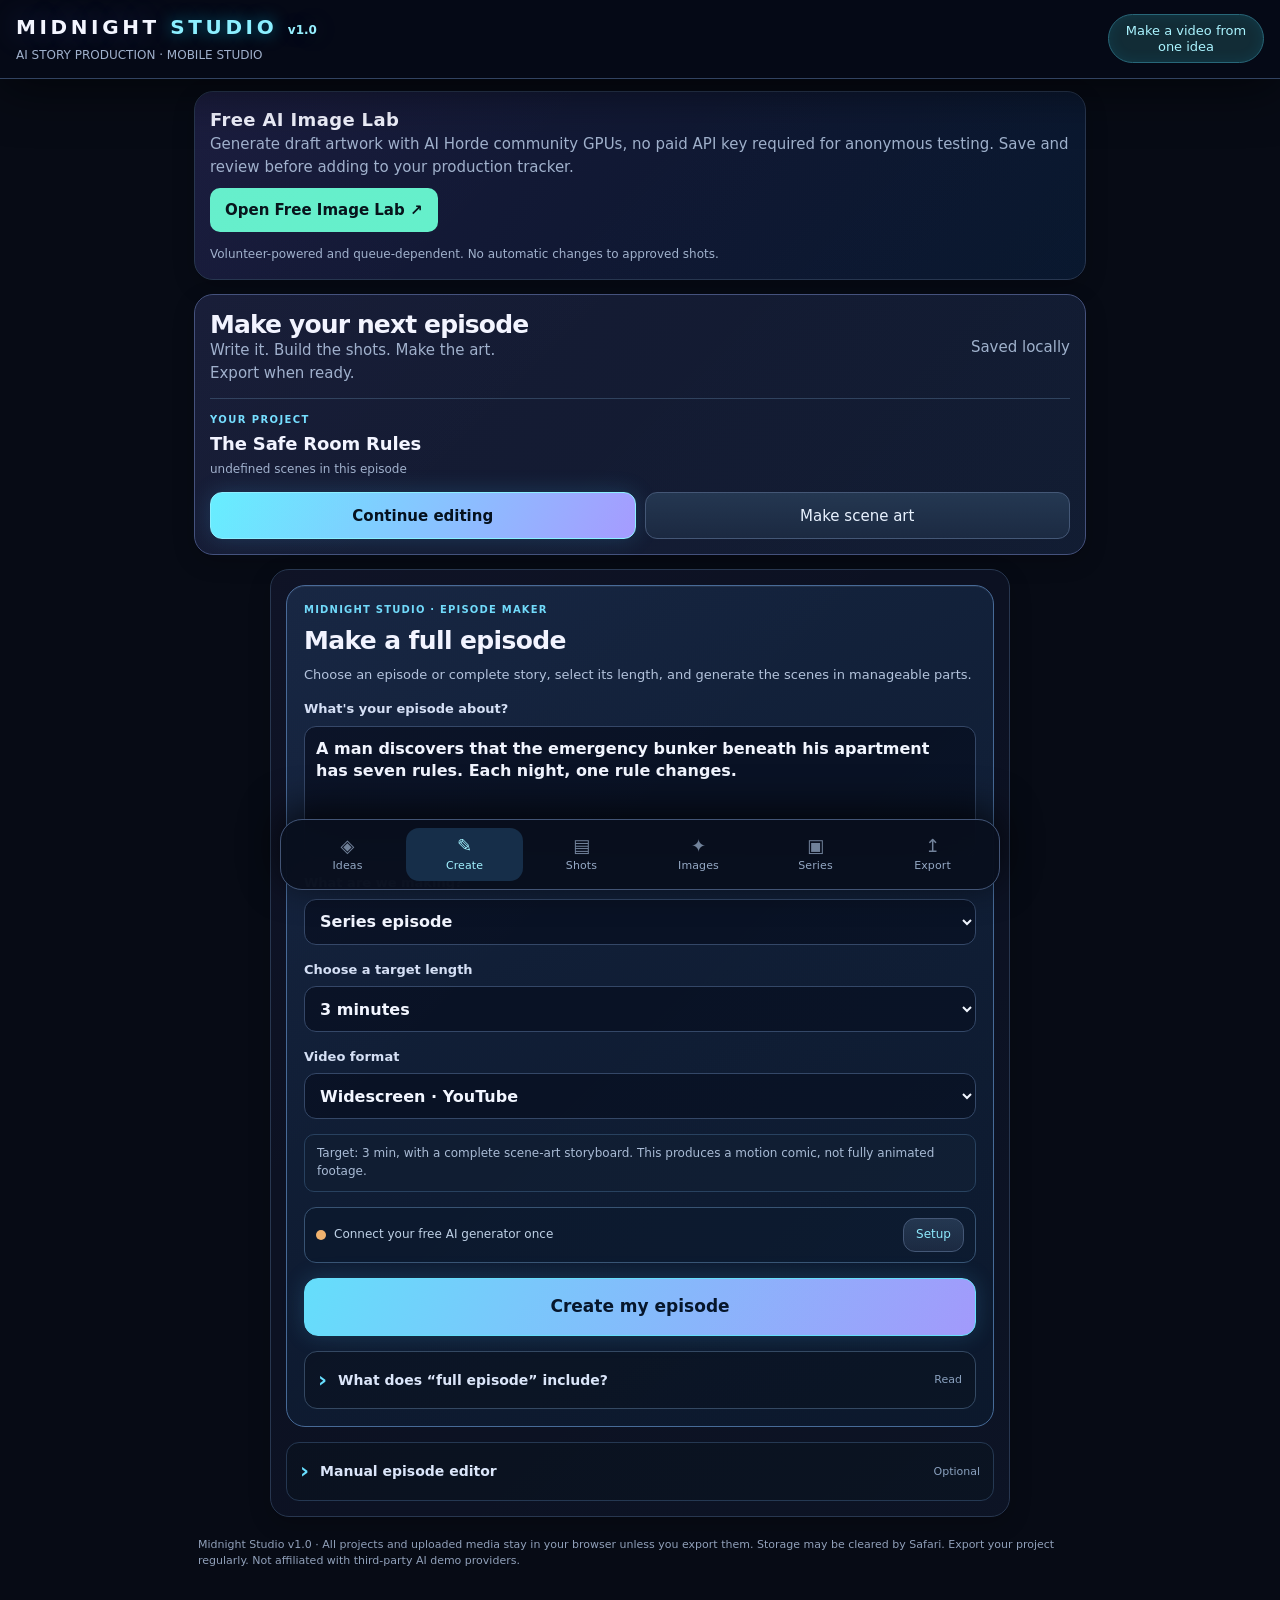
<file: index.html>
<!doctype html><html lang="en"><head><meta charset="utf-8"/><meta name="viewport" content="width=device-width,initial-scale=1,viewport-fit=cover"/><meta name="theme-color" content="#060b18"/><meta name="description" content="Free mobile-first animated storytelling studio"/><title>Midnight Studio | Mobile Animation</title><style>
:root{color-scheme:dark;--bg:#0b0d13;--panel:#141821;--panel2:#1c2230;--line:#30394a;--ink:#e9edf7;--muted:#a2aec1;--red:#ff657d;--gold:#f9bd75}*{box-sizing:border-box}body{margin:0;background:var(--bg);color:var(--ink);font:15px/1.48 system-ui,-apple-system,Segoe UI,sans-serif}button,input,textarea,select{font:inherit}button{border:1px solid var(--line);border-radius:11px;padding:11px 14px;background:#293244;color:var(--ink);cursor:pointer}button:disabled{opacity:.45}button:focus-visible,input:focus-visible,textarea:focus-visible{outline:2px solid #ff8d9f}button.primary{background:var(--red);color:#1b0b12;border-color:var(--red);font-weight:800}button.ghost{background:transparent}h1,h2,h3,p{margin:0}h1{font-size:21px}h2{font-size:16px}h3{font-size:14px}.muted,small{color:var(--muted)}small{font-size:12px}.top{position:sticky;top:0;z-index:4;background:#0d1018ed;border-bottom:1px solid var(--line);padding:12px 14px;display:flex;align-items:center;justify-content:space-between;gap:10px}.brand{font-weight:900;letter-spacing:.1em}.brand span{color:var(--red)}.badge{font-size:11px;color:#b8fbcb;background:#1b3327;padding:4px 8px;border-radius:99px}.wrap{max-width:1120px;margin:auto;padding:14px;display:grid;gap:14px}.panel{background:var(--panel);border:1px solid var(--line);border-radius:17px;padding:15px;display:grid;gap:12px}.headerline{display:flex;justify-content:space-between;align-items:center;gap:10px;flex-wrap:wrap}.tabs{display:flex;gap:6px;overflow:auto;padding:2px 0}.tabs button{white-space:nowrap;flex:1}.tabs button.active{background:#4c2937;color:#ffc2ca;border-color:#9d4961}label{display:grid;gap:5px;font-size:13px;color:#c1cbdc}input,select,textarea{width:100%;background:#0d111a;border:1px solid #354054;border-radius:10px;padding:11px;color:var(--ink)}textarea{min-height:87px;resize:vertical}.grid2{display:grid;gap:10px;grid-template-columns:repeat(2,minmax(0,1fr))}.actions{display:flex;flex-wrap:wrap;gap:8px}.actions>button{flex:1}.scene{border:1px solid #343c4d;border-radius:12px;padding:12px;display:grid;gap:10px;background:var(--panel2)}.scene.sel{border-color:var(--red)}.scene-head{display:flex;justify-content:space-between;align-items:center;gap:8px}.num{font-size:12px;color:var(--gold)}.scene .actions button{padding:7px;font-size:12px}.previewWrap{background:#05070c;border-radius:12px;overflow:hidden;border:1px solid var(--line)}canvas{width:100%;height:auto;display:block;aspect-ratio:16/9}.meter{height:7px;border-radius:99px;background:#303746;overflow:hidden}.bar{background:var(--red);height:100%;width:0%;transition:width .25s}.notice{font-size:13px;border:1px solid #5b4a33;background:#2a251b;color:#f6dca9;border-radius:10px;padding:10px}.footer{font-size:12px;color:var(--muted);padding:6px 4px 30px}.hidden{display:none!important}.tools{display:flex;gap:8px;flex-wrap:wrap}.tools>*{flex:1}.storyline{padding:10px;background:#10141e;border:1px solid #2b3548;border-radius:10px;white-space:pre-wrap;font-size:13px}.hint{font-size:12px;color:var(--muted)}.file{display:none}.asset{max-width:115px;max-height:66px;object-fit:cover;border:1px solid var(--line);border-radius:7px}.scene-preview{display:flex;align-items:center;gap:10px}.scene-preview>div{min-width:0;flex:1}.scene-preview strong{display:block}.scene-preview p{font-size:12px;color:var(--muted)}@media(min-width:850px){.wrap{grid-template-columns:1fr 1fr}.wide{grid-column:1 / -1}.viewer{position:sticky;top:70px;align-self:start}.sceneList{max-height:760px;overflow:auto}.grid2{gap:14px}}@media(max-width:420px){.grid2{grid-template-columns:1fr}.tabs button{padding:9px 7px;font-size:12px}}
</style><link rel="stylesheet" href="assets/neon-console.css"/><link rel="stylesheet" href="assets/studio-ux.css"/><link rel="stylesheet" href="assets/reference-lab.css"/><link rel="stylesheet" href="assets/episode-maker.css"/></head><body><header class="top"><div><div class="brand">MIDNIGHT <span>STUDIO</span> <small style="letter-spacing:0;color:#96efff">v1.0</small></div><small>AI STORY PRODUCTION · MOBILE STUDIO</small></div><a class="badge film-launch" href="https://github.com/MLISRANDOM/midnight-studio/actions/workflows/idea-film.yml">Make a video from one idea</a></header><main class="wrap">
<section class="panel wide" aria-label="Free AI image generator"><div class="headerline"><div><h2>Free AI Image Lab</h2><p class="muted">Generate draft artwork with AI Horde community GPUs, no paid API key required for anonymous testing. Save and review before adding to your production tracker.</p></div><a href="assets/ai-horde-lab.html" style="display:inline-block;text-align:center;background:#65f0cb;color:#06131a;padding:11px 15px;border-radius:10px;text-decoration:none;font-weight:800">Open Free Image Lab ↗</a></div><small>Volunteer-powered and queue-dependent. No automatic changes to approved shots.</small></section>
<section class="panel wide"><div class="headerline"><div><h1>Creator command center</h1><p class="muted">Design animated episodes for TikTok, Shorts and YouTube. Your projects currently save to this device.</p></div><span id="saved" class="muted">Ready</span></div><div class="tabs"><button class="active" data-tab="story">Story</button><button data-tab="scenes">Scenes</button><button data-tab="art">Art Lab</button><button data-tab="export">Export</button></div></section>
<section class="panel" id="storyPanel"><div class="headerline"><h2>Project</h2><button class="ghost" id="demo">Load sample</button></div><label>Episode title<input id="title" maxlength="100" value="The Safe Room Rules"/></label><label>Your story premise<textarea id="premise" placeholder="A survivor finds a mysterious set of rules in a locked apartment...">A man discovers that the emergency bunker beneath his apartment has seven rules. Each night, one rule changes.</textarea></label><div class="grid2"><label>Genre<select id="genre"><option value="horror">Analog horror</option><option value="survival">Survival thriller</option><option value="mystery">Mystery</option><option value="comedy">Dark comedy</option></select></label><label>Scene count<select id="count"><option>4</option><option selected>6</option><option>8</option><option>12</option></select></label></div><label>Lead character<input id="character" value="Evan" placeholder="Evan"/></label><label>Character look<input id="look" value="Short fade haircut, beard, charcoal hoodie"/></label><label>Story narration style<select id="narration"><option value="cinematic">Cinematic suspense</option><option value="deadpan">Dry, funny narration</option><option value="documentary">Documentary</option></select></label><button class="primary" id="build">Build storyboard</button><div class="notice"><strong>Free-mode disclosure:</strong> Story planning and built-in motion scenes are made in your browser, not by a generative AI model. You can add AI-generated artwork to each shot manually using free external tools. Free AI compute is limited and not guaranteed.</div></section>
<section class="panel viewer" id="viewer"><div class="headerline"><h2>Episode preview</h2><span id="duration" class="muted">0:00</span></div><div class="previewWrap"><canvas id="screen" width="960" height="540" aria-label="Animated episode preview"></canvas></div><div class="actions"><button id="play">▶ Play</button><button id="stop">■ Stop</button><button id="snapshot">Save frame</button></div><div class="meter"><div class="bar" id="bar"></div></div><div class="headerline"><small id="now">Ready to preview</small><small id="clock">0:00 / 0:00</small></div></section>
<section class="panel wide hidden" id="scenesPanel"><div class="headerline"><h2>Scene timeline</h2><button id="addScene">+ Add scene</button></div><p class="muted">Edit every shot. Upload an illustration to maintain character continuity, or use the built-in stylized animation background.</p><div id="sceneList" class="sceneList" style="display:grid;gap:10px"></div></section>
<section class="panel wide hidden" id="artPanel"><h2>Scene Art Lab <span style="font-size:12px;color:#f9bd75">SERIES-AWARE · v1.0</span></h2><p class="muted">Create original cartoon frames with the offline built-in renderer, or use a free AI image demo and import its result. Built-in rendering is procedural, not diffusion AI.</p><div class="grid2"><label>Scene<select id="artScene"></select></label><label>Color mood<select id="artMood"><option value="blue">Midnight blue</option><option value="red">Emergency red</option><option value="green">CRT green</option><option value="amber">Dying sunlight</option></select></label></div><label>Character appearance (used for consistent AI prompts)<input id="artLook" placeholder="Short fade, beard, charcoal hoodie"/></label><div class="actions"><button class="primary" id="artRender">Create cartoon frame</button><button id="artDownload">Download frame PNG</button></div><div class="previewWrap"><canvas id="artCanvas" width="960" height="540" aria-label="Scene art preview"></canvas></div><div class="actions"><button id="artUse">Use frame in scene</button><button id="artPrompt">Copy series-aware AI prompt</button></div><div class="notice" id="artStatus">Offline art works with no account or API key. To get richer AI-generated artwork, copy the prompt, use a free community demo, download the image, then import it into a scene. Free demos may queue or deny generation.</div><button id="artDemo">Browse free community AI image demos ↗</button></section>
<section class="panel wide hidden" id="exportPanel"><h2>Video and project export</h2><p class="muted">A browser-created motion comic is genuinely exportable on supporting devices. iPhone Safari may not support canvas video recording, so export is detected rather than promised.</p><div class="grid2"><label>Export aspect<select id="ratio"><option value="16:9">16:9 YouTube</option><option value="9:16">9:16 TikTok/Shorts</option></select></label><label>Output size<select id="resolution"><option value="720">720p (lighter)</option><option value="1080">1080p (heavier)</option></select></label></div><label>Export frame rate<select id="fps"><option value="12">12 FPS</option><option selected value="24">24 FPS</option><option value="30">30 FPS</option></select></label><div class="actions"><button class="primary" id="record">Render video (supported browsers)</button><button id="json">Download project JSON</button><button id="prompts">Download AI scene prompts</button></div><div class="actions"><button id="import">Import project JSON</button><input class="file" type="file" id="importFile" accept="application/json,.json"/></div><div id="exportStatus" class="notice">Video export has no soundtrack. Use the included scene narration and your preferred free editor to add voice, music, and final mix. This limitation is deliberate; recording system speech with reliable timing is not supported across iPhones.</div><div class="storyline" id="scriptOutput"></div><h3>Optional free AI artwork</h3><p class="muted">Copy a shot’s image prompt, generate a still using a public free image demo if available, save it to Photos/Files, then upload it to that scene. No API keys are stored or shared by this app.</p><div class="tools"><button id="linkImages">Explore free image demos ↗</button><button id="linkVideo">Explore free video demos ↗</button></div></section>
<footer class="footer wide">Midnight Studio v1.0 · All projects and uploaded media stay in your browser unless you export them. Storage may be cleared by Safari. Export your project regularly. Not affiliated with third-party AI demo providers.</footer></main>
<script>
'use strict'; const $=x=>document.getElementById(x), canvas=$('screen'),ctx=canvas.getContext('2d');let scenes=[],playing=false,playStart=0,elapsed=0,raf=0,selected=0,uploaded={};const STORE='midnight-studio-v1';const safe=s=>String(s??'').replace(/[&<>"']/g,c=>({'&':'&amp;','<':'&lt;','>':'&gt;','"':'&quot;',"'":'&#39;'}[c]));const words=s=>String(s||'').trim().split(/\s+/).filter(Boolean); const total=()=>scenes.reduce((n,s)=>n+Number(s.seconds||5),0);const clock=t=>Math.floor(t/60)+':'+String(Math.floor(t%60)).padStart(2,'0'); const payload=()=>({version:1,title:$('title').value,premise:$('premise').value,genre:$('genre').value,character:$('character').value,look:$('look').value,narration:$('narration').value,scenes:scenes.map(({image,...s})=>s)});let saveTimer;function save(){clearTimeout(saveTimer);saveTimer=setTimeout(()=>{try{localStorage.setItem(STORE,JSON.stringify(payload()));$('saved').textContent='Saved locally'}catch(e){$('saved').textContent='Save blocked. Export JSON.'}},350)}
function updateFields(d){for(const k of ['title','premise','genre','character','look','narration'])if(d[k]!=null && $(k))$(k).value=d[k];scenes=(d.scenes||[]).map(s=>({...s,seconds:Math.max(2,Math.min(30,Number(s.seconds)||5))}));uploaded={};update()};function generate(){const premise=$('premise').value.trim()||'Someone finds a forbidden door beneath their home';const name=$('character').value.trim()||'The survivor',genre=$('genre').value,style=$('narration').value,look=$('look').value.trim()||'simple thick outlined cartoon character';let n=Number($('count').value);const beats=[['The warning','Open on a place that looks ordinary but feels wrong.','A warning arrives without a sender.'],['The discovery','Introduce the object, clue, or strange rule.','What seemed harmless has a hidden purpose.'],['The first mistake','Show the lead trying something they were warned against.','The room reacts before anyone touches it.'],['Proof','Reveal that the impossible event is real.','There is no reasonable explanation anymore.'],['The new rule','Establish consequences that raise the stakes.','The instructions contradict what happened yesterday.'],['The choice','Force the lead to choose between two risks.','Every option has a cost.'],['The visitor','Introduce an unseen threat through sound or movement.','Something is waiting on the other side.'],['The false escape','Offer a solution, then undermine it.','The exit is not where it used to be.'],['What changed','Expose a twist connected to the opening.','The warning was never meant for the person who read it.'],['The confrontation','Bring the lead face to face with the anomaly.','One detail proves the threat knows their name.'],['The cost','Show the result of the decision.','Something important has been permanently altered.'],['The final transmission','End on a disturbing new unanswered question.','The story ends, but the signal keeps going.']];const selectedBeats=Array.from({length:n},(_,i)=>beats[Math.round(i*(beats.length-1)/(n-1))]);scenes=selectedBeats.map((b,i)=>({id:crypto.randomUUID?.()||String(Date.now()+i),title:b[0],description:`${b[1]} Set the scene around: ${premise}`,narration:(style==='deadpan'?'So here is where things get stupid. ':style==='documentary'?'According to the recovered account, ':'')+`${name} notices something wrong. ${b[2]}`,seconds:7,setting:['bunker','hall','room','street'][i%4],motion:['push','pan','drift','pull'][i%4],shot:i%3===0?'wide':i%3===1?'medium':'close',prompt:`16:9 frame of an original 2D animated ${genre} series, thick dark outlines, simplified flat muted colors, atmospheric dramatic lighting, expressive character ${name} (${look}), ${b[0].toLowerCase()}: ${b[1]} Story context: ${premise}. Clean art without text, captions, logos, watermarks or speech bubbles. Consistent design, cinematic composition.`,imageData:''}));selected=0;uploaded={};update();showTab('scenes')}
function update(){renderList();$('duration').textContent=clock(total());$('scriptOutput').textContent=scenes.map((s,i)=>`${i+1}. ${s.title} (${s.seconds}s)\n${s.narration}`).join('\n\n')||'Create a storyboard to generate a narration script.';drawAt(elapsed);save()};function renderList(){const el=$('sceneList');el.innerHTML=scenes.map((s,i)=>`<article class="scene ${i===selected?'sel':''}" data-idx="${i}"><div class="scene-head"><span class="num">SCENE ${String(i+1).padStart(2,'0')}</span><div class="actions"><button data-act="up" ${i?'':'disabled'}>↑</button><button data-act="down" ${i<scenes.length-1?'':'disabled'}>↓</button><button data-act="delete">✕</button></div></div><label>Scene title<input data-field="title" value="${safe(s.title)}" maxlength="90"/></label><label>Visual direction<textarea data-field="description">${safe(s.description)}</textarea></label><label>Narration / voiceover<textarea data-field="narration">${safe(s.narration)}</textarea></label><div class="grid2"><label>Duration (seconds)<input data-field="seconds" type="number" min="2" max="30" value="${s.seconds}"/></label><label>Backdrop<select data-field="setting">${['bunker','hall','room','street'].map(x=>`<option value="${x}" ${s.setting===x?'selected':''}>${x}</option>`).join('')}</select></label><label>Motion<select data-field="motion">${['push','pull','pan','drift'].map(x=>`<option ${s.motion===x?'selected':''}>${x}</option>`).join('')}</select></label><label>Shot<select data-field="shot">${['wide','medium','close'].map(x=>`<option ${s.shot===x?'selected':''}>${x}</option>`).join('')}</select></label></div><label>Image generation prompt<textarea data-field="prompt">${safe(s.prompt||'')}</textarea></label><div class="actions"><button data-act="copy">Copy prompt</button><button data-act="image">Upload image</button><button data-act="make-art">Create scene art</button><button data-act="select">Preview scene</button></div>${s.imageData?'<small>✓ Custom art loaded (stored in session, not saved)</small>':'<small>Using built-in cartoon background</small>'}<input class="file" type="file" data-image accept="image/*" /></article>`).join('')};$('sceneList').addEventListener('input',e=>{const art=e.target.closest('[data-idx]');if(!art||!e.target.dataset.field)return;let i=Number(art.dataset.idx),v=e.target.value;if(e.target.dataset.field==='seconds')v=Math.max(2,Math.min(30,Number(v)||5));scenes[i][e.target.dataset.field]=v;updateNonList()});$('sceneList').addEventListener('change',e=>{const art=e.target.closest('[data-idx]');if(!art)return;let i=Number(art.dataset.idx);if(e.target.dataset.field){scenes[i][e.target.dataset.field]=e.target.value;updateNonList()}if(e.target.matches('[data-image]')&&e.target.files[0]){const f=e.target.files[0];if(!f.type.startsWith('image/'))return alert('Choose an image');const reader=new FileReader();reader.onload=()=>{scenes[i].imageData=reader.result;const img=new Image();img.onload=()=>{uploaded[scenes[i].id]=img;selected=i;renderList();drawAt(0)};img.src=reader.result};reader.readAsDataURL(f)}});$('sceneList').addEventListener('click',async e=>{const b=e.target.closest('button[data-act]');if(!b)return;const art=b.closest('[data-idx]'),i=Number(art.dataset.idx),act=b.dataset.act,s=scenes[i];if(act==='image'){art.querySelector('[data-image]').click();return}if(act==='make-art'){selected=i;showTab('art');return}if(act==='copy'){try{await navigator.clipboard.writeText(s.prompt||'');b.textContent='Copied'}catch{window.prompt('Copy the prompt:',s.prompt||'')}return}if(act==='select'){selected=i;elapsed=scenes.slice(0,i).reduce((v,x)=>v+x.seconds,0);drawAt(elapsed);renderList();return}if(act==='delete'){scenes.splice(i,1);selected=Math.max(0,Math.min(selected,scenes.length-1))}if(act==='up'&&i){[scenes[i],scenes[i-1]]=[scenes[i-1],scenes[i]];selected=i-1}if(act==='down'&&i<scenes.length-1){[scenes[i],scenes[i+1]]=[scenes[i+1],scenes[i]];selected=i+1}update()});function updateNonList(){$('duration').textContent=clock(total());$('scriptOutput').textContent=scenes.map((s,i)=>`${i+1}. ${s.title} (${s.seconds}s)\n${s.narration}`).join('\n\n');save()}
function showTab(tab){for(const b of document.querySelectorAll('[data-tab]'))b.classList.toggle('active',b.dataset.tab===tab);$('storyPanel').classList.toggle('hidden',tab!=='story');$('scenesPanel').classList.toggle('hidden',tab!=='scenes');$('exportPanel').classList.toggle('hidden',tab!=='export');$('artPanel').classList.toggle('hidden',tab!=='art');if(tab==='art')refreshArt()};document.querySelectorAll('[data-tab]').forEach(b=>b.addEventListener('click',()=>showTab(b.dataset.tab)));
function rr(x,y,w,h,r,fill){ctx.fillStyle=fill;ctx.beginPath();ctx.roundRect(x,y,w,h,r);ctx.fill()}function wrap(txt,x,y,maxWidth,lineHeight,maxLines=4){let lines=[],line='';for(const word of words(txt)){const tryLine=line?line+' '+word:word;if(ctx.measureText(tryLine).width>maxWidth&&line){lines.push(line);line=word}else line=tryLine}if(line)lines.push(line);for(const [i,l] of lines.slice(0,maxLines).entries())ctx.fillText(l,x,y+i*lineHeight)}function drawScene(s,t,W,H){let seed=['#25313d','#252d3a','#28303d','#202a35'][['bunker','hall','room','street'].indexOf(s.setting)||0];ctx.fillStyle=seed;ctx.fillRect(0,0,W,H);const k=W/960;ctx.save();ctx.scale(k,H/540);let shift=s.motion==='pan'?t*38:s.motion==='drift'?Math.sin(t*.55)*20:0, zoom=s.motion==='push'?1+t*.018:s.motion==='pull'?1.12-t*.016:1;ctx.translate(480,270);ctx.scale(zoom,zoom);ctx.translate(-480+shift,-270);let img=uploaded[s.id];if(img){const ratio=Math.max(960/img.width,540/img.height),ww=img.width*ratio,hh=img.height*ratio;ctx.drawImage(img,(960-ww)/2,(540-hh)/2,ww,hh)}else{ctx.fillStyle='#1a202a';ctx.fillRect(0,0,960,540);ctx.fillStyle='#4d535c';ctx.beginPath();ctx.moveTo(0,450);ctx.lineTo(960,450);ctx.lineTo(960,540);ctx.lineTo(0,540);ctx.fill();if(s.setting==='street'){for(let j=0;j<7;j++){rr(j*165-20,110+(j%3)*55,125,345,2,'#323744');for(let z=0;z<4;z++)rr(j*165+3,145+z*65,21,30,2,z===1?'#5a4e38':'#222936')}ctx.fillStyle='#10151c';ctx.fillRect(0,410,960,45)}else if(s.setting==='hall'){rr(200,45,560,428,4,'#3a404a');rr(255,52,450,405,3,'#202630');rr(385,123,190,322,4,'#121a22');rr(444,145,70,4,2,'#a8a6a0');rr(550,285,9,9,5,'#c9a06e')}else{rr(65,70,830,390,6,'#333b47');for(let j=0;j<4;j++){rr(125+j*205,80,12,340,2,'#424854')}rr(240,95,170,150,3,'#171e28');rr(268,118,112,100,3,'#5b666c');rr(470,165,190,160,5,'#242a32');rr(504,200,115,6,2,'#8c8178');rr(510,225,66,6,2,'#79726e');rr(507,250,87,6,2,'#79726e')}const cx=s.shot==='close'?600:s.shot==='medium'?610:680;let bob=Math.sin(t*3)*2.4;ctx.strokeStyle='#090e15';ctx.lineWidth=7;ctx.lineJoin='round';ctx.fillStyle='#1a202b';ctx.beginPath();ctx.moveTo(cx-54,390+bob);ctx.lineTo(cx-88,525);ctx.lineTo(cx+63,525);ctx.lineTo(cx+51,390+bob);ctx.closePath();ctx.fill();ctx.stroke();ctx.fillStyle='#ab7f65';ctx.beginPath();ctx.ellipse(cx,344+bob,47,56,0,0,Math.PI*2);ctx.fill();ctx.stroke();ctx.fillStyle='#16191f';ctx.beginPath();ctx.ellipse(cx,314+bob,49,22,0,Math.PI,Math.PI*2);ctx.fill();ctx.stroke();ctx.fillStyle='#16191f';rr(cx-24,340+bob,8,5,2,'#111');rr(cx+17,340+bob,8,5,2,'#111');rr(cx-18,368+bob,40,12,5,'#2c201e');if(Math.sin(t*1.9)>0.985)rr(cx-25,338+bob,10,3,2,'#16191f')}ctx.restore();let grd=ctx.createLinearGradient(0,0,0,H);grd.addColorStop(0,'#00000075');grd.addColorStop(.5,'#00000000');grd.addColorStop(1,'#000000be');ctx.fillStyle=grd;ctx.fillRect(0,0,W,H);ctx.save();ctx.scale(W/960,H/540);ctx.fillStyle='#f8bb73';ctx.font='bold 16px system-ui';ctx.fillText('MIDNIGHT STUDIO / ORIGINAL STORY',42,48);ctx.font='bold 31px system-ui';ctx.fillStyle='#ffffff';wrap(s.title||'Untitled',42,405,820,36,2);ctx.font='18px system-ui';ctx.fillStyle='#e0e4ef';wrap(s.narration||'',43,447,850,24,3);ctx.restore()}
function drawAt(seconds,customCanvas=canvas){let W=customCanvas.width,H=customCanvas.height,c=customCanvas.getContext('2d');const old=ctx; if(customCanvas!==canvas){/* rendering is handled by drawing to main and copying into export */}let pos=0,s=scenes[scenes.length-1],t=0,idx=scenes.length-1;for(let i=0;i<scenes.length;i++){if(seconds<pos+Number(scenes[i].seconds)||i===scenes.length-1){s=scenes[i];t=Math.max(0,seconds-pos);idx=i;break}pos+=Number(scenes[i].seconds)}if(!s){ctx.fillStyle='#111722';ctx.fillRect(0,0,canvas.width,canvas.height);ctx.fillStyle='#fff';ctx.textAlign='center';ctx.font='bold 28px system-ui';ctx.fillText('Create a storyboard to start',canvas.width/2,canvas.height/2);ctx.textAlign='left'}else drawScene(s,t,canvas.width,canvas.height);$('bar').style.width=(total()?Math.min(100,100*seconds/total()):0)+'%';$('clock').textContent=clock(seconds)+' / '+clock(total());$('now').textContent=s?`Scene ${idx+1}: ${s.title}`:'No scenes yet'}function frame(ts){if(!playing)return;elapsed=(ts-playStart)/1000;if(elapsed>=total()){stop();return}drawAt(elapsed);raf=requestAnimationFrame(frame)}function play(){if(!scenes.length)return alert('Generate a storyboard first');if(playing)return;playing=true;playStart=performance.now()-elapsed*1000;raf=requestAnimationFrame(frame);$('play').textContent='❚❚ Pause'}function stop(){playing=false;cancelAnimationFrame(raf);elapsed=0;drawAt(0);$('play').textContent='▶ Play'}$('play').onclick=()=>{if(playing){playing=false;cancelAnimationFrame(raf);$('play').textContent='▶ Resume'}else play()};$('stop').onclick=stop;$('build').onclick=generate;$('addScene').onclick=()=>{scenes.push({id:crypto.randomUUID?.()||String(Date.now()),title:'New scene',description:'Describe the shot',narration:'Describe the action.',seconds:7,setting:'room',motion:'push',shot:'medium',prompt:'Original 2D cartoon, thick outlines, dark colors, cinematic composition, no text'});selected=scenes.length-1;update()};$('demo').onclick=()=>{if(confirm('Replace current project with sample?')){updateFields({title:'The Safe Room Rules',premise:'A man discovers that the emergency bunker beneath his apartment has seven rules. Each night, one rule changes.',genre:'horror',character:'Evan',look:'Short fade haircut, beard, charcoal hoodie',narration:'cinematic',scenes:[]});generate()}};for(const id of ['title','premise','genre','character','look','narration'])$(id).addEventListener('input',save);
function dl(text,name,type='application/json'){const a=document.createElement('a'),url=URL.createObjectURL(new Blob([text],{type}));a.href=url;a.download=name;document.body.appendChild(a);a.click();a.remove();setTimeout(()=>URL.revokeObjectURL(url),3000)}function slug(){return ($('title').value||'episode').toLowerCase().replace(/[^a-z0-9]+/g,'-').replace(/^-|-$/g,'').slice(0,40)}$('json').onclick=()=>dl(JSON.stringify(payload(),null,2),slug()+'.json');$('prompts').onclick=()=>dl(scenes.map((s,i)=>`SCENE ${i+1}: ${s.title}\nDuration: ${s.seconds}s\nNarration: ${s.narration}\nPrompt: ${s.prompt}`).join('\n\n----\n\n'),slug()+'-ai-prompts.txt','text/plain');$('import').onclick=()=>$('importFile').click();$('importFile').onchange=async e=>{try{let d=JSON.parse(await e.target.files[0].text());if(!Array.isArray(d.scenes))throw Error('Invalid project');updateFields(d);showTab('scenes')}catch(err){alert('Import failed: '+err.message)}e.target.value=''};$('snapshot').onclick=()=>{canvas.toBlob(blob=>{if(!blob)return alert('Snapshot unavailable');const a=document.createElement('a'),url=URL.createObjectURL(blob);a.href=url;a.download=slug()+'-frame.png';a.click();setTimeout(()=>URL.revokeObjectURL(url),3000)},'image/png')};$('linkImages').onclick=()=>window.open('https://huggingface.co/spaces?search=flux','_blank','noopener');$('linkVideo').onclick=()=>window.open('https://huggingface.co/spaces?search=video%20generation','_blank','noopener');
$('record').onclick=async()=>{if(!scenes.length)return alert('Create a storyboard first');if(!canvas.captureStream||typeof MediaRecorder==='undefined')return $('exportStatus').textContent='This browser does not support canvas video recording. You can still preview, save frames, export the script and project, and assemble clips in a phone editor.';let mime=['video/mp4','video/webm;codecs=vp9','video/webm;codecs=vp8','video/webm'].find(x=>MediaRecorder.isTypeSupported(x));if(!mime)return $('exportStatus').textContent='No supported video recording format detected in this browser. Use project export and still frames instead.';const ratio=$('ratio').value,res=Number($('resolution').value),fps=Number($('fps').value),w=ratio==='16:9'?Math.round(res*16/9):res,h=ratio==='16:9'?res:Math.round(res*16/9);const tmp=document.createElement('canvas');tmp.width=w;tmp.height=h;const tc=tmp.getContext('2d');if(!tmp.captureStream)return $('exportStatus').textContent='Video stream capture is unavailable here.';let chunks=[],rec;try{rec=new MediaRecorder(tmp.captureStream(fps),{mimeType:mime,videoBitsPerSecond:2_500_000})}catch(e){$('exportStatus').textContent='Recorder could not start: '+e.message;return}const btn=$('record');btn.disabled=true;btn.textContent='Rendering...';let prior=elapsed;stop();const start=performance.now();let timer;rec.ondataavailable=e=>{if(e.data.size)chunks.push(e.data)};rec.onerror=e=>{$('exportStatus').textContent='Recorder error: '+(e.error?.message||'unknown')};rec.onstop=()=>{cancelAnimationFrame(timer);btn.disabled=false;btn.textContent='Render video (supported browsers)';elapsed=prior;drawAt(prior);if(!chunks.length){$('exportStatus').textContent='Recording produced no video. Try another browser or download scene stills.';return}const b=new Blob(chunks,{type:mime}),url=URL.createObjectURL(b),a=document.createElement('a');a.href=url;a.download=slug()+(mime.includes('mp4')?'.mp4':'.webm');a.click();$('exportStatus').textContent=`Export complete: ${(b.size/1048576).toFixed(1)} MB. This motion-comic export has no voice or soundtrack.`;setTimeout(()=>URL.revokeObjectURL(url),15000)};function render(t){let sec=(t-start)/1000;drawAt(Math.min(sec,total()-0.02));tc.fillStyle='#000';tc.fillRect(0,0,w,h);let destW=w,destH=h,x=0,y=0;if(ratio==='9:16'){destW=w;destH=w*9/16;y=(h-destH)/2}tc.drawImage(canvas,x,y,destW,destH);$('exportStatus').textContent='Rendering video '+Math.min(100,Math.round(sec/total()*100))+'%... Keep this tab open.';if(sec<total())timer=requestAnimationFrame(render);else rec.stop()}try{rec.start(300);timer=requestAnimationFrame(render)}catch(e){btn.disabled=false;btn.textContent='Render video (supported browsers)';$('exportStatus').textContent='Recording failed: '+e.message}};

// v0.2: no-key, offline, reproducible art board. Never send prompts to untrusted services.
const artCanvas=$('artCanvas'),ac=artCanvas.getContext('2d');
function artOptions(){return scenes.map((s,i)=>`<option value="${i}">${i+1}. ${safe(s.title)}</option>`).join('')}
function refreshArt(){if(!scenes.length)return;$('artScene').innerHTML=artOptions();$('artScene').value=String(Math.max(0,Math.min(selected,scenes.length-1)));$('artLook').value=$('look').value;renderArt()}
function renderArt(){const i=Number($('artScene').value)||0,s=scenes[i];if(!s)return;const W=960,H=540,moods={blue:['#0a101f','#27374a','#97bbd9'],red:['#240c1a','#68313b','#ff727e'],green:['#091a17','#23483b','#9fe4ba'],amber:['#241923','#5f4438','#ffc28e']};let [dark,wall,light]=moods[$('artMood').value]||moods.blue;ac.fillStyle=dark;ac.fillRect(0,0,W,H);let g=ac.createLinearGradient(0,0,W,H);g.addColorStop(0,wall);g.addColorStop(1,dark);ac.fillStyle=g;ac.fillRect(0,0,W,450);ac.fillStyle='#151b26';ac.beginPath();ac.moveTo(0,435);ac.lineTo(W,425);ac.lineTo(W,H);ac.lineTo(0,H);ac.fill();ac.strokeStyle='#090e16';ac.lineWidth=8;ac.lineJoin='round';let rnd=n=>Math.abs(Math.sin((i+1)*43.1+n*127.8))*1;const rect=(x,y,w,h,c)=>{ac.fillStyle=c;ac.fillRect(x,y,w,h);ac.strokeRect(x,y,w,h)};
if(s.setting==='street'){for(let n=0;n<7;n++){const x=n*152-15,h=195+Math.floor(rnd(n)*180);rect(x,433-h,132,h,n%2?'#27313c':'#313a47');for(let z=0;z<3;z++)for(let q=0;q<2;q++){ac.fillStyle=rnd(n*20+z*5+q)>.6?light:'#131a25';ac.fillRect(x+22+q*60,445-h+35+z*64,22,27)}}}
else if(s.setting==='hall'){rect(128,48,704,410,'#313c4a');rect(265,72,435,378,'#111a25');rect(389,128,189,313,'#0a0e18');rect(420,190,120,8,light)}
else{rect(60,70,850,380,'#323c49');rect(110,86,244,228,'#141c28');rect(134,105,196,181,'#465966');for(let k=0;k<4;k++){rect(430,162+k*55,290,16,'#111824')}rect(760,270,85,155,'#1a2330')}
const name=$('character').value.trim()||'Evan',look=$('artLook').value.toLowerCase();const x=s.shot==='close'?650:s.shot==='wide'?740:690,scale=s.shot==='close'?1.55:s.shot==='wide'?.78:1.04;ac.save();ac.translate(x,468);ac.scale(scale,scale);ac.lineWidth=7;ac.strokeStyle='#0b0f16';ac.fillStyle=look.includes('red')?'#63303a':look.includes('blue')?'#2d4562':'#282e39';ac.beginPath();ac.moveTo(-60,-113);ac.quadraticCurveTo(-100,-90,-99,80);ac.lineTo(101,80);ac.quadraticCurveTo(99,-95,50,-113);ac.closePath();ac.fill();ac.stroke();ac.fillStyle='#a77f68';ac.beginPath();ac.ellipse(0,-161,47,60,0,0,Math.PI*2);ac.fill();ac.stroke();ac.fillStyle='#191d25';ac.beginPath();ac.ellipse(0,-201,45,16,0,Math.PI,Math.PI*2);ac.fill();ac.stroke();if(look.includes('beard')){ac.fillStyle='#242027';ac.beginPath();ac.ellipse(0,-129,31,22,0,0,Math.PI);ac.fill()}ac.fillStyle='#12151d';ac.fillRect(-26,-166,8,5);ac.fillRect(18,-166,8,5);ac.strokeStyle='#161820';ac.lineWidth=4;ac.beginPath();ac.moveTo(-12,-137);ac.lineTo(14,-137);ac.stroke();ac.restore();
const vignette=ac.createRadialGradient(480,260,100,480,260,620);vignette.addColorStop(0,'#00000000');vignette.addColorStop(1,'#000000b5');ac.fillStyle=vignette;ac.fillRect(0,0,W,H);ac.fillStyle=light;ac.font='bold 17px system-ui';ac.fillText('MIDNIGHT STUDIO  •  SCENE '+String(i+1).padStart(2,'0'),38,45);ac.font='bold 28px system-ui';ac.fillStyle='#f2f4f8';ac.fillText((s.title||'Untitled').slice(0,45),40,495);$('artStatus').textContent='Original procedural cartoon frame ready. Use it as scene artwork, or download it. For AI diffusion art, copy the prompt and use a free demo.';}
$('artScene').addEventListener('change',()=>{selected=Number($('artScene').value)||0;renderArt()});$('artMood').addEventListener('change',renderArt);$('artLook').addEventListener('input',renderArt);$('artRender').onclick=renderArt;
$('artUse').onclick=()=>{const s=scenes[Number($('artScene').value)];if(!s)return;const img=new Image();img.onload=()=>{uploaded[s.id]=img;s.imageData='local-procedural';selected=scenes.indexOf(s);update();$('artStatus').textContent='Frame assigned to scene '+(selected+1)+'. Art only persists in this browser session. Download your frame before closing the tab.'};img.src=artCanvas.toDataURL('image/png')};
$('artDownload').onclick=()=>{const a=document.createElement('a');a.download=slug()+'-scene-'+(Number($('artScene').value)+1)+'.png';a.href=artCanvas.toDataURL('image/png');a.click()};
function consistentPrompt(){
 const s=scenes[Number($('artScene').value)]||scenes[0];
 if(!s)return 'Create a storyboard first.';
 let b={};try{b=JSON.parse(localStorage.getItem('midnight-studio-series-bible-v1')||'{}')}catch{}
 const ratio=$('ratio').value||'16:9';
 const history=Array.isArray(b.episodes)?b.episodes.map((e,i)=>`${i+1}. ${e.title}: ${e.summary}`).join('\\n'):'';
 return [
 'Create ONE original 2D cartoon storyboard image. Composition: '+ratio+'. No captions, lettering, watermarks or speech bubbles.',
 'APPROVED MAIN CHARACTER: '+(b.character||$('character').value)+'. Appearance (do not redesign): '+(b.appearance||$('artLook').value)+'.',
 'LOCKED ART STYLE: '+(b.style||'Bold clean outlines, flat muted colors and atmospheric lighting')+'.',
 'A character reference image is required for strong visual consistency. Attach the approved reference separately in Gemini; this prompt does not contain its pixels.',
 'SERIES: '+(b.series||$('title').value),
 'ESTABLISHED RULES: '+(b.rules||'Not specified'),
 'RECURRING LOCATIONS: '+(b.locations||'Not specified'),
 'PREVIOUS EVENTS: '+(b.events||'Not specified'),
 'EPISODE HISTORY: '+(history||'No completed episodes recorded'),
 'OPEN THREADS: '+(b.threads||'Not specified'),
 'CURRENT SCENE: '+s.title+'. Location: '+s.setting+'. Shot: '+s.shot+'. Action: '+s.description+'.',
 'CURRENT EPISODE PREMISE: '+$('premise').value,
 'Keep character design and canon consistent. Do not invent past episodes or change established rules.'
 ].join('\\n\\n')
}
$('artPrompt').onclick=async()=>{let p=consistentPrompt();try{await navigator.clipboard.writeText(p);$('artStatus').textContent='Consistent character prompt copied. Open a free AI demo, paste it, save your result, and import it into the scene.'}catch{window.prompt('Copy the prompt:',p)}};
$('artDemo').onclick=()=>window.open('https://huggingface.co/spaces?search=FLUX','_blank','noopener');

try{const saved=JSON.parse(localStorage.getItem(STORE)||'null');if(saved&&Array.isArray(saved.scenes))updateFields(saved);else generate()}catch(e){generate()}showTab('story');
</script><script src="assets/series-bible.js" defer></script><script src="assets/gemini-modes.js" defer></script><script src="assets/flux-studio.js" defer></script><script src="assets/studio-ux.js" defer></script><script src="assets/reference-lab.js" defer></script><script src="assets/episode-maker.js" defer></script><script src="assets/story-length.js" defer></script></body></html>
</file>
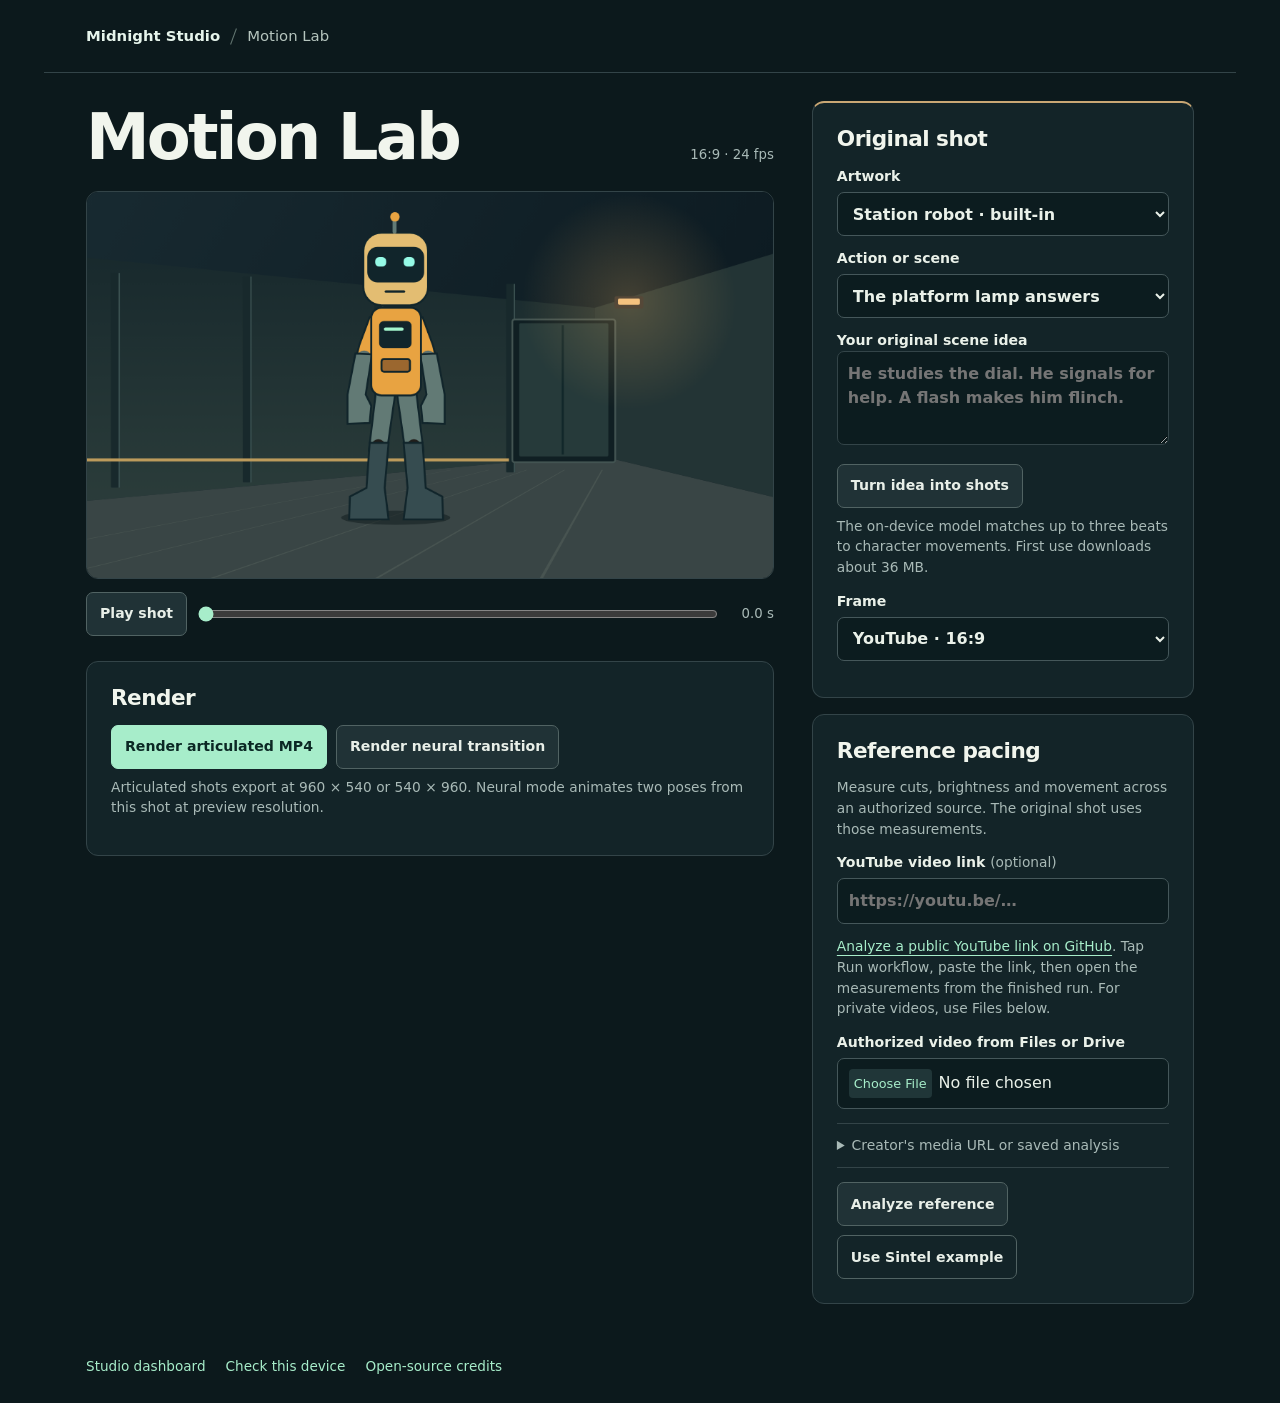
<file: motion/index.html>
<!doctype html>
<html lang="en"><head><meta charset="utf-8"><meta name="viewport" content="width=device-width, initial-scale=1, viewport-fit=cover">
<meta name="theme-color" content="#102226"><title>Motion Lab · Midnight Studio</title><link rel="stylesheet" href="lab.css">
<script type="module" src="lab.mjs"></script></head>
<body><header><a href="../index.html">Midnight Studio</a><span class="brand-mark" aria-hidden="true"></span><span>Motion Lab</span></header>
<main><section class="workspace"><div class="sectionhead"><h1>Motion Lab</h1><span id="formatLabel">16:9 · 24 fps</span></div>
<div class="monitor"><canvas id="stage" width="960" height="540" aria-label="Original animated shot preview"></canvas></div>
<div class="transport"><button id="play" type="button">Play shot</button><input id="scrub" aria-label="Shot position" type="range" min="0" max="1000" value="0"><output id="time">0.0 s</output></div>
<section class="card" aria-labelledby="exportTitle"><h2 id="exportTitle">Render</h2>
<div class="buttons"><button class="primary" id="render">Render articulated MP4</button><button id="neural">Render neural transition</button></div>
<p id="estimate" class="hint"></p><progress id="workProgress" value="0" max="1" hidden aria-label="Work progress"></progress>
<p id="status" role="status" aria-live="polite"></p><button id="cancel" hidden>Cancel</button>
<div id="result" hidden><video id="movie" controls playsinline preload="metadata" aria-label="Rendered MP4"></video>
<p id="receipt"></p><div class="buttons"><a id="download" class="button" download>Download MP4</a><button id="share">Share to Drive</button><a id="saveReceipt" class="button" download>Save render report</a></div></div></section>
</section><aside><section class="card"><h2>Original shot</h2><label>Artwork<select id="art"><option value="starter">Station robot · built-in</option><option value="survivor">Survivor · approved character sheet</option><option value="pair">My original keyframes</option></select></label>
<div id="sheetPanel" hidden><p class="hint">Choose the approved JPEG once. The rig keeps its face, clothes and expressions.</p><a href="https://drive.google.com/file/d/1WOu2dC4Ipl8PWdHMevz5b-USpjtZHjCI/view" target="_blank" rel="noopener">Open approved sheet in Drive</a>
<label>Survivor sheet<input id="sheet" type="file" accept="image/jpeg,image/png"></label><small id="sheetStatus"></small></div>
<div id="pairPanel" hidden><p class="hint">Choose two poses from the same shot, with the same framing. RIFE creates the movement between them.</p>
<label>Starting pose<input id="firstPose" type="file" accept="image/*"></label><label>Ending pose<input id="lastPose" type="file" accept="image/*"></label></div>
<label id="actionRow">Action or scene<select id="beat"><option value="signal">The platform lamp answers</option><option value="listen">A bell behind the wall</option><option value="recoil">The floor switch clicks</option><option value="inspect">Examine a detail</option><option value="cover">Shield the face</option><option value="knock">Knock on the panel</option><option value="sequence">Edit a three-shot scene</option></select></label>
<section id="ideaPanel"><label>Your original scene idea<textarea id="idea" maxlength="800" rows="3" placeholder="He studies the dial. He signals for help. A flash makes him flinch."></textarea></label><button id="directIdea">Turn idea into shots</button><p class="hint">The on-device model matches up to three beats to character movements. First use downloads about 36 MB.</p><p id="ideaStatus" role="status"></p></section>
<div id="shotEditor" hidden></div>
<label>Frame<select id="ratio"><option value="wide">YouTube · 16:9</option><option value="tall">Shorts / TikTok · 9:16</option></select></label></section>
<section class="card"><h2>Reference pacing</h2><p class="hint">Measure cuts, brightness and movement across an authorized source. The original shot uses those measurements.</p>
<label>YouTube video link <small>(optional)</small><input id="youtube" type="url" inputmode="url" placeholder="https://youtu.be/…" autocomplete="off" autocapitalize="off"></label>
<p class="hint"><a href="https://github.com/MLISRANDOM/midnight-studio/actions/workflows/motion-reference.yml" target="_blank" rel="noopener">Analyze a public YouTube link on GitHub</a>. Tap Run workflow, paste the link, then open the measurements from the finished run. For private videos, use Files below.</p>
<label>Authorized video from Files or Drive<input id="referenceFile" type="file" accept="video/*,.mp4,.mov,.webm"></label>
<details><summary>Creator's media URL or saved analysis</summary><label>Direct HTTPS video URL<input id="master" type="url" inputmode="url" placeholder="https://…/original.mp4" autocomplete="off"></label>
<p class="hint">The media host must allow browser access. For your own uploads you can save the video from YouTube Studio on iPhone.</p><label>Import analysis JSON<input id="reportFile" type="file" accept=".json,application/json"></label></details>
<div class="buttons"><button id="measure">Analyze reference</button><button id="example" class="quiet">Use Sintel example</button></div><p id="refStatus" role="status"></p>
<div id="refResult" hidden><dl id="stats"></dl><div class="buttons"><a class="button" id="saveReport" download="reference-technique.json">Save measurements</a><button id="sendIdeas">Use in Studio Ideas</button><button id="clearRef">Clear reference</button></div>
<div id="portableRef" hidden><div class="buttons"><button id="copyRef">Copy measurement link</button><a id="profileLink" target="_blank" rel="noopener">Open measurement link</a></div><small>The link contains the YouTube ID and measured editing statistics.</small></div></div>
</section></aside></main>
<footer><a href="../index.html">Studio dashboard</a><a href="tests/mobile.html">Check this device</a><a href="notices.md">Open-source credits</a></footer></body></html>
</file>
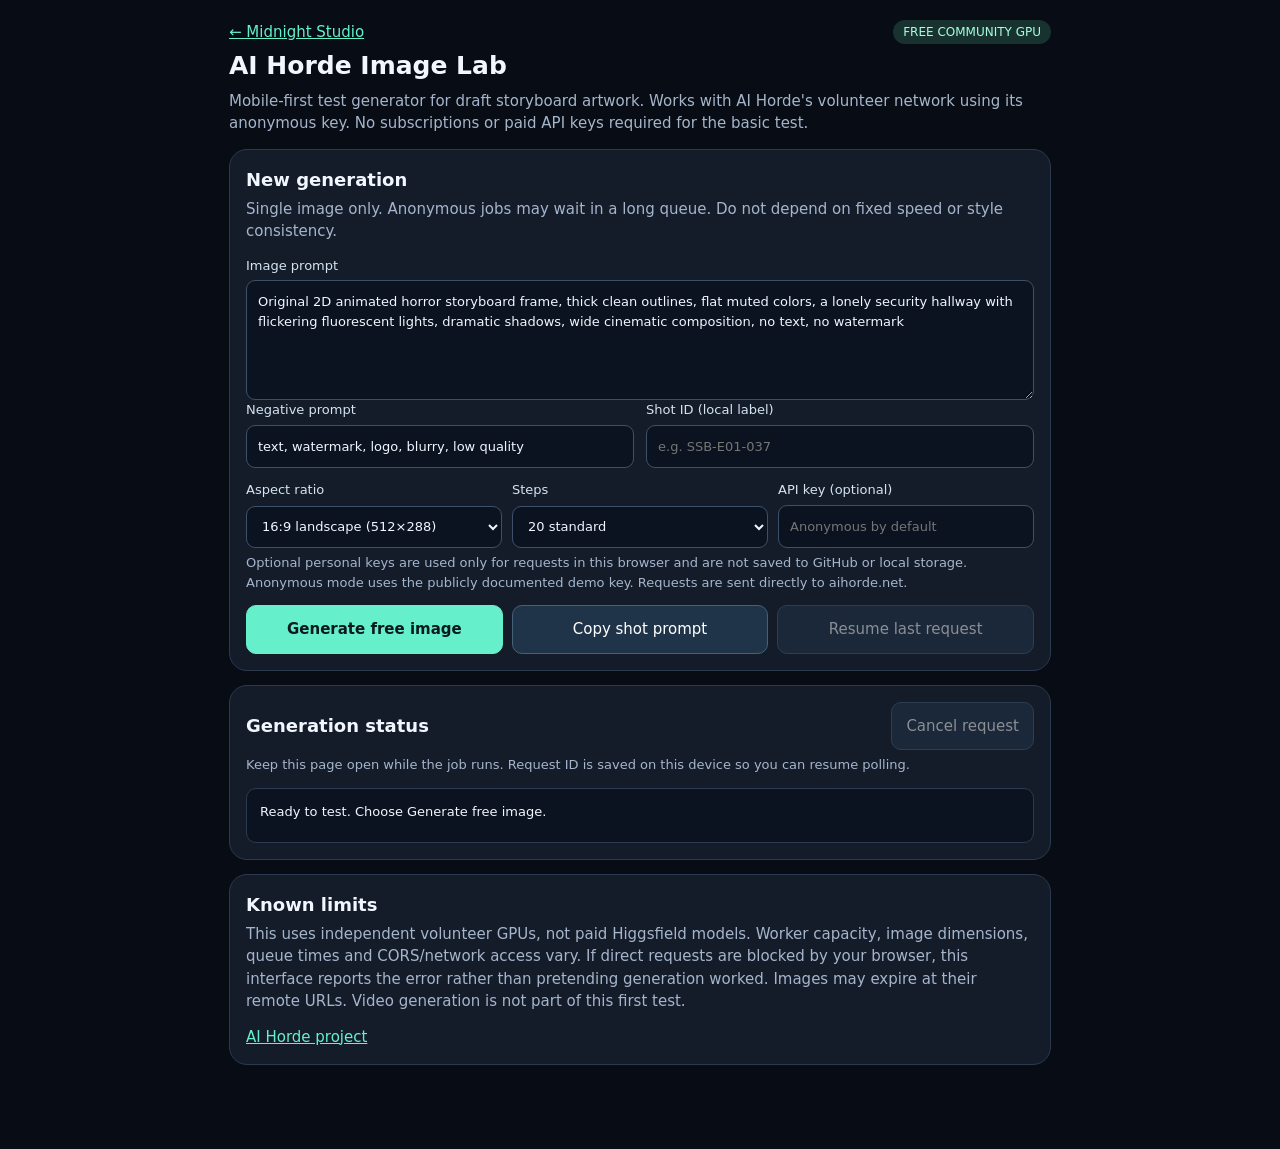
<file: assets/ai-horde-lab.html>
<!doctype html>
<html lang="en"><head><meta charset="utf-8"><meta name="viewport" content="width=device-width, initial-scale=1, viewport-fit=cover"><meta name="theme-color" content="#080c14"><title>Midnight Studio | Free Image Lab</title>
<style>
:root{color-scheme:dark;--bg:#080c14;--card:#141c2a;--line:#2b3a4e;--ink:#f1f6ff;--muted:#a5b5cb;--accent:#65f0cb}*{box-sizing:border-box}body{margin:0;background:var(--bg);color:var(--ink);font:15px/1.5 -apple-system,BlinkMacSystemFont,system-ui,sans-serif}main{max-width:850px;margin:auto;padding:20px 14px 70px}h1{font-size:25px;margin:3px 0}h2{font-size:18px;margin:0}p{margin:5px 0 13px;color:var(--muted)}a{color:var(--accent)}.card{border:1px solid var(--line);background:var(--card);border-radius:18px;padding:16px;margin:14px 0}.grid{display:grid;grid-template-columns:1fr 1fr;gap:12px}.grid3{display:grid;grid-template-columns:repeat(3,1fr);gap:10px}label{display:grid;gap:5px;color:#d4e3f4;font-size:13px}input,textarea,select,button{font:inherit}input,textarea,select{width:100%;border:1px solid #3d506a;border-radius:9px;color:var(--ink);background:#0b1320;padding:11px}textarea{resize:vertical;min-height:120px}button,.btn{border-radius:10px;border:1px solid #456077;background:#203449;color:white;padding:12px 14px;cursor:pointer;text-align:center;text-decoration:none}button.primary{background:var(--accent);border-color:var(--accent);color:#0b1a20;font-weight:800}button:disabled{opacity:.5;cursor:not-allowed}.actions{display:flex;flex-wrap:wrap;gap:9px}.actions>*{flex:1;min-width:135px}.info{font-size:13px;color:var(--muted)}.status{white-space:pre-wrap;background:#0b1320;border:1px solid var(--line);padding:13px;border-radius:10px;font-size:13px;min-height:55px;overflow-wrap:anywhere}.result{display:grid;gap:10px}.result img{width:100%;height:auto;border-radius:11px;display:block;background:#0b1320}.hidden{display:none}.tag{display:inline-block;background:#18322f;color:#a8ffdf;border-radius:99px;padding:3px 10px;font-size:12px}.alert{color:#ffe0a7}.top{display:flex;align-items:center;justify-content:space-between;gap:10px}@media(max-width:530px){.grid,.grid3{grid-template-columns:1fr}.actions>*{min-width:100%}}
</style></head><body><main>
<div class="top"><a href="../index.html">← Midnight Studio</a><span class="tag">FREE COMMUNITY GPU</span></div>
<h1>AI Horde Image Lab</h1><p>Mobile-first test generator for draft storyboard artwork. Works with AI Horde's volunteer network using its anonymous key. No subscriptions or paid API keys required for the basic test.</p>
<section class="card"><h2>New generation</h2><p>Single image only. Anonymous jobs may wait in a long queue. Do not depend on fixed speed or style consistency.</p>
<label>Image prompt<textarea id="prompt" maxlength="1600" placeholder="Describe your shot...">Original 2D animated horror storyboard frame, thick clean outlines, flat muted colors, a lonely security hallway with flickering fluorescent lights, dramatic shadows, wide cinematic composition, no text, no watermark</textarea></label>
<div class="grid"><label>Negative prompt<input id="negative" value="text, watermark, logo, blurry, low quality" maxlength="300"></label><label>Shot ID (local label)<input id="shot" maxlength="60" placeholder="e.g. SSB-E01-037"></label></div>
<div class="grid3" style="margin-top:12px"><label>Aspect ratio<select id="size"><option value="512x288">16:9 landscape (512×288)</option><option value="288x512">9:16 vertical (288×512)</option><option value="512x512">Square (512×512)</option></select></label><label>Steps<select id="steps"><option value="15">15 faster</option><option value="20" selected>20 standard</option><option value="25">25 detail</option></select></label><label>API key (optional)<input id="key" type="password" autocomplete="off" placeholder="Anonymous by default"></label></div>
<p class="info">Optional personal keys are used only for requests in this browser and are not saved to GitHub or local storage. Anonymous mode uses the publicly documented demo key. Requests are sent directly to aihorde.net.</p>
<div class="actions"><button class="primary" id="submit">Generate free image</button><button id="copy">Copy shot prompt</button><button id="resume" disabled>Resume last request</button></div></section>
<section class="card"><div class="top"><h2>Generation status</h2><button id="cancel" disabled>Cancel request</button></div><p class="info">Keep this page open while the job runs. Request ID is saved on this device so you can resume polling.</p><div class="status" id="status" role="status" aria-live="polite">Ready to test. Choose Generate free image.</div></section>
<section id="resultCard" class="card hidden"><h2>Generated draft</h2><p id="meta"></p><div id="result" class="result"></div><div class="actions" style="margin-top:12px"><a class="btn" id="save" download="midnight-horde-draft.webp">Save image</a><button id="copyMeta">Copy metadata JSON</button></div><p class="alert">Draft only. Review the art and download it before adding it to an approved production folder. Nothing is automatically added to your shot tracker.</p></section>
<section class="card"><h2>Known limits</h2><p>This uses independent volunteer GPUs, not paid Higgsfield models. Worker capacity, image dimensions, queue times and CORS/network access vary. If direct requests are blocked by your browser, this interface reports the error rather than pretending generation worked. Images may expire at their remote URLs. Video generation is not part of this first test.</p><a href="https://aihorde.net/" target="_blank" rel="noopener noreferrer">AI Horde project</a></section>
</main><script>
(()=>{'use strict';
const API='https://aihorde.net/api/v2',ANON='0000000000',STORE='midnight-horde-request-v1';
const $=id=>document.getElementById(id);let timer=null,job=null,meta=null;
const say=s=>{$('status').textContent=s};
const controls=busy=>{$('submit').disabled=busy;$('cancel').disabled=!busy;$('resume').disabled=busy||!localStorage.getItem(STORE)};
function apiKey(){return $('key').value.trim()||ANON}
async function request(path,options={}){
 const controller=new AbortController(),timeout=setTimeout(()=>controller.abort(),25000);
 try{const res=await fetch(API+path,{...options,signal:controller.signal,headers:{'accept':'application/json','client-agent':'MidnightStudio:1.0:github.com/MLISRANDOM/midnight-studio','apikey':apiKey(),...options.headers}});let body;try{body=await res.json()}catch{throw Error('Unexpected server response ('+res.status+')')}if(!res.ok)throw Error(body.message||body.error||('HTTP '+res.status));return body}
 catch(e){if(e.name==='AbortError')throw Error('Network request timed out. Try checking the job again.');if(e instanceof TypeError)throw Error('Network/CORS error reaching AI Horde. Check connection or browser restrictions.');throw e}finally{clearTimeout(timeout)}
}
function clearTimer(){if(timer){clearTimeout(timer);timer=null}}
function nextPoll(){clearTimer();timer=setTimeout(poll,6500)}
async function poll(){if(!job)return;try{const s=await request('/generate/status/'+encodeURIComponent(job.id));const done=Boolean(s.done),finished=Number(s.finished||0);const queue=s.waiting??'?';const processing=s.processing??'?';say('Request: '+job.id+'\nFinished: '+finished+' · Waiting: '+queue+' · Processing: '+processing+(s.wait_time!=null?' · Estimated wait: '+s.wait_time+'s':'')+(s.faulted?'\nWorker reported a fault.':''));
 const gen=Array.isArray(s.generations)?s.generations:[];if(gen.length&&gen[0].img){showResult(gen[0].img,gen[0]);job=null;localStorage.removeItem(STORE);controls(false);return}if(done||s.faulted){say('Job completed without a usable image. Please try another prompt or wait for workers.');job=null;localStorage.removeItem(STORE);controls(false);return}nextPoll()
 }catch(e){say('Status check failed: '+e.message+'\nRequest ID: '+job.id+'\nUse Resume last request to retry.');clearTimer();controls(false)}}
function showResult(url,gen){const div=$('result');div.replaceChildren();const img=document.createElement('img');img.alt='Generated AI Horde draft image';img.referrerPolicy='no-referrer';img.src=url;img.onerror=()=>say('Generation finished, but its image URL could not load. Try opening the image in a new tab.');div.append(img);const link=document.createElement('a');link.href=url;link.target='_blank';link.rel='noopener noreferrer';link.textContent='Open full image in new tab';div.append(link);$('save').href=url;$('save').download=(meta?.shot||'midnight-horde-draft')+'.webp';$('meta').textContent='Model: '+(gen.model||'available worker')+' · Shot: '+(meta?.shot||'untitled');$('resultCard').classList.remove('hidden');say('Image ready! Review and download before using in an episode.')}
async function start(){clearTimer();$('resultCard').classList.add('hidden');const prompt=$('prompt').value.trim();if(prompt.length<8){say('Enter a more descriptive prompt first.');return}const [width,height]=$('size').value.split('x').map(Number);meta={shot:$('shot').value.trim(),prompt,negative:$('negative').value.trim(),width,height,steps:Number($('steps').value),created:new Date().toISOString()};controls(true);say('Submitting free community generation request…');
try{const data=await request('/generate/async',{method:'POST',headers:{'content-type':'application/json'},body:JSON.stringify({prompt:prompt+(meta.negative?' ### '+meta.negative:''),params:{width,height,steps:meta.steps,n:1},nsfw:false,censor_nsfw:true,shared:false})});if(!data.id)throw Error(data.message||'Server did not return a job ID');job={id:data.id,meta};localStorage.setItem(STORE,JSON.stringify(job));say('Queued! Request ID: '+job.id+'\nEstimated wait: '+(data.wait_time??'unknown')+'s');nextPoll()}catch(e){say('Could not submit: '+e.message);controls(false)}}
async function cancel(){if(!job)return;clearTimer();try{await request('/generate/status/'+encodeURIComponent(job.id),{method:'DELETE'});say('Generation request canceled.')}catch(e){say('Could not confirm cancellation: '+e.message)}job=null;localStorage.removeItem(STORE);controls(false)}
function resume(){try{const saved=JSON.parse(localStorage.getItem(STORE)||'null');if(!saved?.id)throw Error('No saved request');job=saved;meta=saved.meta||null;controls(true);say('Resuming '+job.id);poll()}catch(e){say('Unable to resume: '+e.message)}}
$('submit').addEventListener('click',start);$('cancel').addEventListener('click',cancel);$('resume').addEventListener('click',resume);$('copy').addEventListener('click',()=>navigator.clipboard.writeText($('prompt').value).then(()=>say('Prompt copied.')).catch(()=>say('Clipboard unavailable in this browser.')));$('copyMeta').addEventListener('click',()=>navigator.clipboard.writeText(JSON.stringify(meta,null,2)).then(()=>say('Metadata copied.')).catch(()=>say('Clipboard unavailable.')));$('resume').disabled=!localStorage.getItem(STORE);
})();
</script></body></html>
</file>
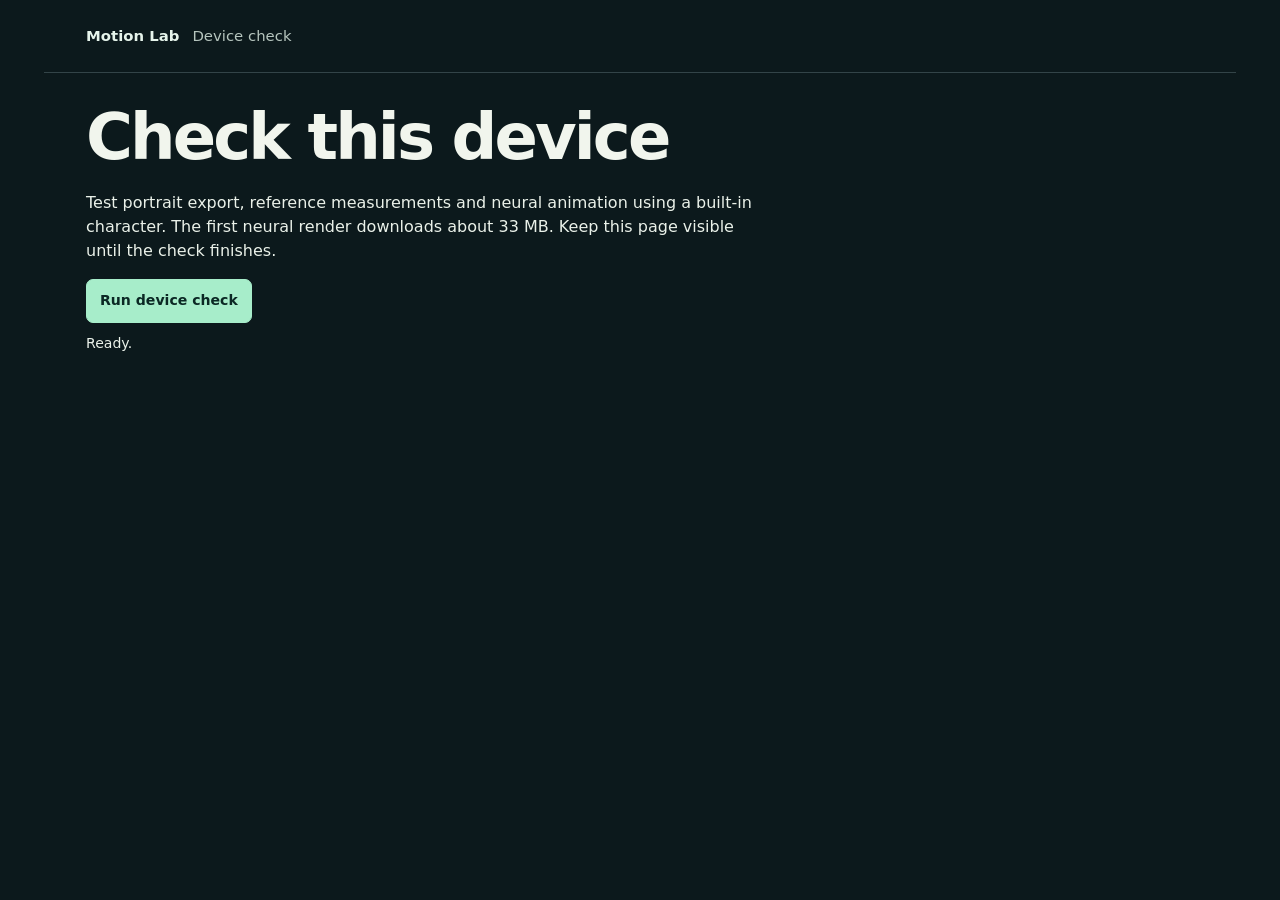
<file: motion/tests/mobile.html>
<!DOCTYPE html>
<html lang="en"><head><meta charset="utf-8"><meta name="viewport" content="width=device-width, initial-scale=1">
<title>Device check · Midnight Studio</title><link rel="stylesheet" href="../lab.css"></head>
<body><header><a href="../">Motion Lab</a><span>Device check</span></header>
<main><section class="workspace"><h1>Check this device</h1>
<p>Test portrait export, reference measurements and neural animation using a built-in character. The first neural render downloads about 33 MB. Keep this page visible until the check finishes.</p>
<button class="primary" id="start">Run device check</button><p id="log" role="status" aria-live="polite">Ready.</p>
<div id="downloads" class="buttons"></div><p id="shareStatus" role="status"></p>
<iframe hidden title="Motion Lab under test" style="width:100%;height:72vh;border:0;margin-top:16px"></iframe>
</section></main><script type="module" src="mobile-suite.mjs"></script></body></html>
</file>
<file: assets/neon-console.css>
/* Midnight Studio // Neon Console v0.3. Progressive visual skin; no dependency on external libraries. */
:root{color-scheme:dark;--bg:#050711;--panel:rgba(14,20,38,.86);--panel2:rgba(17,25,46,.94);--line:#273956;--ink:#f3f5ff;--muted:#a0b1cc;--red:#fa4c97;--gold:#65e9ff}
html{background:#050711}body{min-height:100vh;background:radial-gradient(ellipse 80% 44% at 85% -10%,rgba(112,52,255,.24),transparent 70%),radial-gradient(ellipse 70% 42% at 0% 22%,rgba(0,207,255,.10),transparent 73%),#050711;color:#f3f5ff}
body:before{content:"";position:fixed;inset:0;z-index:-1;pointer-events:none;opacity:.23;background-image:linear-gradient(rgba(93,138,228,.15) 1px,transparent 1px),linear-gradient(90deg,rgba(93,138,228,.15) 1px,transparent 1px);background-size:42px 42px;mask-image:linear-gradient(180deg,#000,transparent 86%)}
.top{padding:15px max(15px,env(safe-area-inset-left));background:rgba(6,10,23,.88);border-bottom:1px solid #324361;backdrop-filter:blur(18px);box-shadow:0 10px 50px #0008}
.brand{font-size:clamp(15px,3.4vw,20px);letter-spacing:.18em;text-shadow:0 0 30px #7280ff55}.brand span{color:#8cefff;text-shadow:0 0 16px #00cfff88}
.badge{background:#122c36;border:1px solid #286779;color:#aaf4ff;box-shadow:inset 0 0 14px #00cfff18}
.wrap{padding:clamp(12px,2vw,22px);gap:17px}
.panel{position:relative;background:var(--panel);border:1px solid #344663;border-radius:20px;box-shadow:0 15px 40px #0006,inset 0 1px 0 #ffffff12;backdrop-filter:blur(15px)}
.panel:before{content:"";position:absolute;inset:0;pointer-events:none;border-radius:inherit;background:linear-gradient(135deg,#b48bff0c,transparent 40%,#3cdfff08)}
h1{font-size:clamp(20px,4vw,29px);letter-spacing:-.035em}h2{font-size:17px;letter-spacing:.02em}h3{color:#d6e9ff}
button{background:linear-gradient(180deg,#243650,#1b2840);color:#eaf2ff;border:1px solid #445675;border-radius:12px;transition:transform .15s,border-color .2s,box-shadow .2s;touch-action:manipulation}
button:active{transform:scale(.985)}button:hover:not(:disabled){border-color:#74d8fc;box-shadow:0 0 18px #33ceff20}
button.primary{color:#05111e;border:1px solid #8cf0ff;background:linear-gradient(115deg,#66efff,#a69bff);box-shadow:0 0 22px #49bfff30;font-weight:850}
button.ghost{background:#131c30a3}
.tabs{background:#080e1f80;border:1px solid #2d3a53;border-radius:13px;padding:5px}.tabs button{border-color:transparent;background:transparent}.tabs button.active{background:linear-gradient(135deg,#293760,#373058);color:#c5f6ff;border-color:#6272aa;box-shadow:0 0 14px #626cff27}
input,select,textarea{background:#091225;border:1px solid #344767;color:#f2f6ff;border-radius:11px}input:focus,select:focus,textarea:focus{border-color:#5cd9fc}
.scene{background:linear-gradient(140deg,#151f37,#101729);border:1px solid #394a69;border-radius:15px}.scene.sel{border-color:#69e5ff;box-shadow:inset 0 0 0 1px #4fe9ff44,0 0 20px #38d1ff15}
.num{font-weight:850;letter-spacing:.16em;color:#81eaff}.previewWrap{border-color:#354965;box-shadow:0 0 24px #1ec8ff13}
.bar{background:linear-gradient(90deg,#9b7dff,#49eaff);box-shadow:0 0 12px #30d9ff99}
.notice{background:#171d32;border:1px solid #4d537c;color:#d3dafb}.storyline{background:#0a1328;border-color:#2b4b68}
.footer{opacity:.9}
@media(min-width:850px){.viewer{top:90px}}
@media(prefers-reduced-motion:reduce){button,.bar{transition:none}body:before{display:none}}

/* Mobile cockpit refinements */
.top>div:first-child{min-width:0}.top .badge{white-space:nowrap;flex-shrink:0}
.wrap>.panel:first-child{background:linear-gradient(125deg,rgba(26,29,62,.93),rgba(9,23,46,.93))}
.wrap>.panel:first-child h1{background:linear-gradient(90deg,#fff,#a8eafe);background-clip:text;-webkit-background-clip:text;color:transparent}
.wrap>.panel:first-child .headerline{align-items:flex-start}
.wrap>.panel:first-child #saved{font-size:12px;color:#7de9cf;letter-spacing:.04em}
@media(max-width:560px){
.top{padding:13px 14px;gap:9px;align-items:flex-start}
.brand{font-size:15px;letter-spacing:.11em;white-space:nowrap}
.top small{font-size:10px}.top .badge{font-size:10px;padding:5px 7px;margin-top:2px}
.wrap{padding:12px;gap:13px}
.panel{padding:16px;border-radius:18px}
.wrap>.panel:first-child{gap:11px}
.wrap>.panel:first-child .headerline{display:grid;gap:10px}
.wrap>.panel:first-child h1{font-size:24px;line-height:1.12}
.tabs{display:grid;grid-template-columns:repeat(4,minmax(0,1fr));gap:3px;padding:4px}
.tabs button{font-size:12px;padding:10px 4px;min-width:0;white-space:nowrap}
.headerline{gap:8px}
}

/* Series Bible navigation: keep five tools comfortable on narrow iPhones */
.tabs{overflow-x:auto;scrollbar-width:none}.tabs::-webkit-scrollbar{display:none}
@media(max-width:560px){.tabs{display:flex;grid-template-columns:none;gap:4px;scroll-snap-type:x proximity}.tabs button{flex:0 0 auto;min-width:71px;padding:10px 12px;scroll-snap-align:start}.tabs button[data-tab="bible"]{min-width:112px}}
#biblePanel .scene-preview{align-items:flex-start}#biblePanel .scene-preview .actions{margin-top:8px}
#biblePanel .asset{object-fit:contain;max-height:220px}

/* v0.4.1: all five tools visible at once on mobile */
.tabs{display:grid;grid-template-columns:repeat(5,minmax(0,1fr));overflow:visible;gap:4px}
.tabs button{min-width:0;white-space:normal;overflow-wrap:normal;line-height:1.15;padding:10px 5px;font-size:clamp(10px,2.8vw,13px);flex:auto}
@media(max-width:560px){
.tabs{display:grid;grid-template-columns:repeat(5,minmax(0,1fr));overflow:visible;scroll-snap-type:none;gap:3px}
.tabs button,.tabs button[data-tab="bible"]{flex:auto;min-width:0;scroll-snap-align:none;padding:10px 3px;white-space:normal;font-size:clamp(10px,2.6vw,12px);letter-spacing:-.02em}
}
</file>
<file: assets/studio-ux.css>
/* Midnight Studio v0.6 -- calm mobile-first creator experience */
body.studio-v6{background:#070b15}
.studio-v6 .top{position:relative;padding:13px 16px}
.studio-v6 .wrap{padding:12px 14px calc(104px + env(safe-area-inset-bottom));gap:14px;max-width:920px}
.studio-v6 .panel{border:1px solid #283750;background:rgba(13,19,36,.93);box-shadow:0 7px 22px #0003;border-radius:19px;gap:14px}
.studio-v6 .panel:before{pointer-events:none;opacity:.42}
.studio-v6 .studio-welcome{border-color:#45527d;background:linear-gradient(125deg,#161c35,#111a30)}
.studio-v6 .studio-welcome h1{font-size:25px;line-height:1.18}
.studio-v6 .studio-welcome p{max-width:34ch;line-height:1.5}
.studio-v6 .studio-welcome-compact{padding:12px 16px}
.studio-v6 .studio-welcome-compact .headerline>div>p{display:none}
.studio-v6 .studio-welcome-compact h1{font-size:17px}
.studio-v6 .studio-launch{display:grid;gap:14px;border-top:1px solid #30425e;padding-top:14px}
.studio-v6 .studio-current{display:grid;gap:3px}
.studio-v6 .studio-current strong{font-size:18px;letter-spacing:-.01em}
.studio-v6 .studio-current small{font-size:12px}
.studio-v6 .studio-eyebrow{font-size:10px;letter-spacing:.14em;font-weight:800;color:#75dfff}
.studio-v6 .studio-launch-buttons{display:grid;grid-template-columns:1fr 1fr;gap:9px}
.studio-v6 .studio-launch-buttons button{min-width:0;min-height:47px}
.studio-v6 .studio-dock{position:fixed;left:0;right:0;bottom:0;z-index:100;display:grid;grid-template-columns:repeat(5,minmax(0,1fr));gap:0;padding:8px max(8px,env(safe-area-inset-left)) calc(8px + env(safe-area-inset-bottom)) max(8px,env(safe-area-inset-right));border-radius:0;border:0;border-top:1px solid #425475;background:rgba(9,15,30,.96);backdrop-filter:blur(22px);-webkit-backdrop-filter:blur(22px);box-shadow:0 -9px 38px #000b;overflow:visible}
.studio-v6 .studio-dock button,.studio-v6 .studio-dock button[data-tab="bible"]{min-width:0!important;margin:0;display:flex;flex-direction:column;justify-content:center;align-items:center;gap:5px;border:0!important;background:transparent!important;color:#95a9c5;border-radius:13px;box-shadow:none!important;min-height:53px;line-height:1.1;padding:6px 0;font-size:11px;letter-spacing:.01em;flex:auto}
.studio-v6 .studio-dock button:before{font-size:18px;line-height:1;opacity:.75}
.studio-v6 .studio-dock button[data-tab="story"]:before{content:"✎"}
.studio-v6 .studio-dock button[data-tab="scenes"]:before{content:"▤"}
.studio-v6 .studio-dock button[data-tab="art"]:before{content:"✦"}
.studio-v6 .studio-dock button[data-tab="bible"]:before{content:"▣"}
.studio-v6 .studio-dock button[data-tab="export"]:before{content:"↥"}
.studio-v6 .studio-dock button.active{color:#a2f2ff!important;background:#162e49!important}
.studio-v6 .studio-dock button.active:before{opacity:1}
.studio-v6 h2{font-size:18px;font-weight:800}
.studio-v6 label{font-size:13px;font-weight:600;gap:7px;color:#d5e0f5}
.studio-v6 input,.studio-v6 textarea,.studio-v6 select{font-size:16px;line-height:1.4;min-height:46px;border-radius:12px}
.studio-v6 textarea{min-height:112px}
.studio-v6 button{min-height:44px}
.studio-v6 .actions{gap:8px}
.studio-v6 .scene{padding:13px;border-color:#33445e}
.studio-v6 .studio-primary-workflow{order:0;gap:13px;background:#101d35;border-color:#5272a2;box-shadow:inset 0 1px 0 #d8edff15}
.studio-v6 .studio-primary-workflow>h3{font-size:18px}
.studio-v6 .studio-primary-workflow>.muted{font-size:13px}
.studio-v6 .studio-scene-pickers{display:grid;grid-template-columns:1fr 1fr;gap:10px}
.studio-v6 .studio-pro-steps{padding:11px;background:#0d1529;border-color:#273c60}
.studio-v6 .studio-pro-steps .actions{display:grid;grid-template-columns:1fr 1fr;gap:8px}
.studio-v6 .studio-pro-steps .actions button{line-height:1.25;padding:12px 8px}
.studio-v6 .studio-pro-steps #geminiCopy,.studio-v6 .studio-pro-steps #geminiPick{border-color:#64d1fa}
.studio-v6 .studio-details{display:block;border-radius:13px;border:1px solid #2d3e5b;background:rgba(10,17,32,.65);padding:0;min-width:0}
.studio-v6 .studio-details summary{cursor:pointer;list-style:none;display:flex;align-items:center;justify-content:space-between;gap:8px;font-size:14px;font-weight:700;min-height:48px;padding:12px 13px;color:#dce6fa}
.studio-v6 .studio-details summary::-webkit-details-marker{display:none}
.studio-v6 .studio-details summary:before{content:"›";font-size:22px;color:#68dfff;margin-right:3px;transition:transform .2s}
.studio-v6 .studio-details[open]>summary:before{transform:rotate(90deg)}
.studio-v6 .studio-details summary span{font-size:11px;font-weight:500;color:#8ba0be;margin-left:auto;text-align:right}
.studio-v6 .studio-detail-body{padding:0 12px 14px;display:grid;gap:12px}
.studio-v6 .studio-quiet .notice{margin:0 12px 12px;font-size:12px}
.studio-v6 .studio-reference-details .scene{margin:0 12px 12px}
.studio-v6 .studio-reference-details .scene>img{margin:auto}
.studio-v6 .studio-reference-details .headerline{gap:5px}
.studio-v6 .studio-offline>.studio-detail-body>.grid2{display:grid;gap:10px}
.studio-v6 .studio-offline .actions{gap:8px}
.studio-v6 .studio-step-tip{font-size:12px;color:#a9bbd5;background:#101d32;padding:10px 12px;border-radius:10px;border:1px solid #28415f}
.studio-v6 #storyPanel .studio-minor{font-size:12px;padding:8px 10px;min-height:35px}
.studio-v6 #scenesPanel .sceneList{display:grid;gap:10px}
.studio-v6 #scenesPanel .scene{box-shadow:none}
.studio-v6 #viewer{position:static}
.studio-v6 .footer{font-size:11px;padding-bottom:5px}
@media(max-width:420px){
.studio-v6 .top .badge{font-size:9px}
.studio-v6 .wrap{padding-inline:11px}
.studio-v6 .panel{padding:14px}
.studio-v6 .studio-scene-pickers{grid-template-columns:1fr}
.studio-v6 .studio-pro-steps .actions{grid-template-columns:1fr}
.studio-v6 .studio-launch-buttons{grid-template-columns:1fr 1fr}
}
@media(min-width:850px){.studio-v6 .wrap{grid-template-columns:1fr 1fr}.studio-v6 #artPanel,.studio-v6 #scenesPanel,.studio-v6 #biblePanel,.studio-v6 #exportPanel{grid-column:1/-1}.studio-v6 .studio-welcome{grid-column:1/-1}.studio-v6 .studio-dock{max-width:720px;left:50%;right:auto;width:calc(100% - 32px);transform:translateX(-50%);bottom:10px;border:1px solid #425475;border-radius:22px;padding:8px}}
@media(prefers-reduced-motion:reduce){.studio-v6 .studio-details summary:before{transition:none}}

/* Compact scene cards */
.studio-v6 .ux-shot-quick{display:grid;grid-template-columns:1fr auto auto;align-items:center;gap:7px}
.studio-v6 .ux-shot-info{min-width:0;overflow:hidden;text-overflow:ellipsis;white-space:nowrap;color:#dce9fd;font-weight:650;font-size:13px}
.studio-v6 .ux-shot-quick button{min-height:35px;padding:8px 9px;font-size:12px}
.studio-v6 .ux-shot-art{color:#061423;background:linear-gradient(120deg,#73e6ff,#a7a1ff);border-color:#8de9ff}
.studio-v6 .ux-shot-details{border-top:1px solid #31415d;margin-top:2px;padding-top:8px;display:grid;gap:10px}
.studio-v6 .ux-shot-details summary{font-size:12px;color:#94aac8;cursor:pointer;padding:5px 0}
.studio-v6 .ux-shot-details:not([open])>*:not(summary){display:none}
.studio-v6 .ux-shot-details[open]{display:grid;gap:11px}
.studio-v6 .ux-shot-details .actions{display:flex}
@media(max-width:420px){
.studio-v6 .ux-shot-quick{grid-template-columns:1fr auto}
.studio-v6 .ux-shot-info{grid-column:1/-1}
}

.top a.film-launch,
.studio-v6 .top a.film-launch {
  display: inline-flex;
  align-items: center;
  justify-content: center;
  min-height: 44px;
  max-width: 12em;
  padding: 8px 12px;
  font-size: 13px;
  line-height: 1.2;
  text-align: center;
  text-decoration: none;
  white-space: normal;
}
</file>
<file: assets/reference-lab.css>
/* Reference Lab v0.7: guided, touch-friendly idea generation */
.studio-v6 .studio-dock{grid-template-columns:repeat(6,minmax(0,1fr))}
.studio-v6 .studio-dock button[data-tab="reference"]:before{content:"◈"}
.studio-v6 #referencePanel{gap:15px}
.studio-v6 .rl-stage{display:flex;align-items:center;gap:12px;padding-top:7px;border-top:1px solid #2a3b55}
.studio-v6 .rl-stage:first-of-type{border-top:0}
.studio-v6 .rl-stage-num{width:37px;height:37px;flex:none;display:grid;place-items:center;color:#081627;border-radius:12px;background:linear-gradient(135deg,#8ae5ff,#ac9bff);font-weight:900;font-size:13px}
.studio-v6 .rl-stage strong{font-size:15px}
.studio-v6 .rl-stage p{font-size:12px}
.studio-v6 .rl-ideas{display:grid;gap:13px;scroll-margin-top:16px}
.studio-v6 .rl-idea{gap:11px;background:linear-gradient(145deg,#14233d,#0d172a);border-color:#365478}
.studio-v6 .rl-idea h3{font-size:19px;line-height:1.25;color:#f1f6ff}
.studio-v6 .rl-hook{font-size:14px;color:#a8eaff;font-weight:600}
.studio-v6 .rl-twist{font-size:13px;background:#0a1427;border:1px solid #2b4364;border-radius:10px;padding:10px;color:#e5e8fa}
.studio-v6 #rlStatus{font-size:12px}
.studio-v6 #referencePanel .actions{display:grid;grid-template-columns:1fr 1fr}
.studio-v6 #referencePanel .actions button{padding:11px 10px;line-height:1.3}
@media(max-width:420px){
.studio-v6 .studio-dock button{font-size:10px!important}
.studio-v6 .studio-dock button:before{font-size:17px}
.studio-v6 .studio-dock{padding-inline:5px}
.studio-v6 #referencePanel .actions{grid-template-columns:1fr}
}
</file>
<file: assets/episode-maker.css>
/* Midnight Studio episode-first interface */
.studio-v6 #storyPanel{align-content:start}
.studio-v6 #episodeMaker{display:grid;gap:15px;background:linear-gradient(156deg,#152540,#0b162a);border:1px solid #476a97;border-radius:19px;padding:17px;margin-bottom:1px;box-shadow:inset 0 1px 0 #fff1}
.studio-v6 #episodeMaker .ep-heading{display:grid;gap:9px}
.studio-v6 #episodeMaker .ep-heading h2{font-size:25px;line-height:1.15;letter-spacing:-.025em}
.studio-v6 #episodeMaker .ep-heading p{color:#b3c3dc;font-size:13px;line-height:1.5}
.studio-v6 #episodeMaker .ep-kicker{color:#70dbfa;font-size:10px;font-weight:900;letter-spacing:.12em}
.studio-v6 #episodeMaker label{font-size:13px}
.studio-v6 #episodeMaker textarea{min-height:132px}
.studio-v6 #episodeMaker button.ep-main-button{min-height:58px;font-size:17px;font-weight:850;border-radius:14px;background:linear-gradient(115deg,#65defb,#a399fb);color:#06152a;border:1px solid #65defb}
.studio-v6 #episodeMaker .ep-setup-status{display:flex;gap:8px;align-items:center;padding:10px 11px;border:1px solid #385373;border-radius:12px;background:#0c192e;color:#bed0e5;font-size:12px}
.studio-v6 #episodeMaker .ep-setup-status button{margin-left:auto;min-height:34px;padding:7px 12px;color:#8ee9fc;flex:none}
.studio-v6 #episodeMaker .ep-dot{height:10px;width:10px;border-radius:50%;background:#f0b26e;flex:none}
.studio-v6 #episodeMaker .ep-dot.ep-ready{background:#65e3af}
.studio-v6 #episodeMaker .ep-progress-line{display:flex;justify-content:space-between;gap:12px;font-size:13px}
.studio-v6 #episodeMaker #epWork{display:grid;gap:12px;padding:13px;border-radius:14px;background:#0a1528;border:1px solid #28445f}
.studio-v6 #episodeMaker #epWorkStatus[data-error="true"]{color:#ffaaa9}
.studio-v6 #episodeMaker .ep-finished{display:grid;gap:12px;padding:15px;border-radius:14px;background:#122a31;border:1px solid #356967}
.studio-v6 #episodeMaker .ep-finished strong{font-size:17px;color:#c2f9e2}
.studio-v6 #episodeMaker .ep-finished p{font-size:13px;color:#bad5cf}
.studio-v6 #episodeMaker .ep-about{border-color:#344862}
.studio-v6 #storyPanel>.ep-advanced{border:1px solid #253751}
.studio-v6 #storyPanel>.ep-advanced>.studio-detail-body{display:grid;gap:12px}
.studio-v6 #storyPanel>.ep-advanced .panel{margin:0}
@media(min-width:850px){.studio-v6 #storyPanel{grid-column:1/-1;max-width:740px;width:100%;margin-inline:auto}.studio-v6 #viewer{grid-column:1/-1;max-width:740px;width:100%;margin-inline:auto}}

/* Keep the first screen focused; show preview only when user asks. */
.studio-v6:not(.episode-preview-open) #viewer{display:none!important}
</file>
<file: motion/lab.css>
:root{color-scheme:dark;font:16px/1.5 "Inter","Helvetica Neue",system-ui,sans-serif;background:#0c191c;color:#eaf1e9;--panel:#132428;--edge:#334448;--muted:#a9bab7;--accent:#a7edca}*{box-sizing:border-box}body{margin:0}header,main,footer{width:min(1192px,100%);margin:auto}header{display:flex;align-items:center;gap:13px;padding:25px clamp(16px,4vw,42px);color:#b6c5be;font-size:.93rem;border-bottom:1px solid var(--edge)}header a{font-weight:750;color:#e6f4eb}.brand-mark{height:17px;width:1px;background:#637671;transform:rotate(20deg)}a{color:var(--accent);text-underline-offset:4px}header a,footer a{text-decoration:none}main{padding:28px clamp(16px,4vw,42px);display:grid;grid-template-columns:minmax(0,1.8fr) minmax(280px,1fr);gap:clamp(18px,3vw,38px)}section,aside{min-width:0}.sectionhead{display:flex;align-items:baseline;justify-content:space-between;gap:8px;margin:0 0 16px}.sectionhead span,output,small{color:var(--muted);font-size:.83rem}.sectionhead span,output,dd{font-variant-numeric:tabular-nums}h1,h2{line-height:1.15;margin:0;color:#f1f5ed;letter-spacing:-.045em}h1{font-size:clamp(2.1rem,5vw,4.2rem)}h2{font-size:1.35rem;letter-spacing:-.025em;margin-bottom:14px}.monitor{background:#071012;border:1px solid var(--edge);border-radius:12px;overflow:hidden;display:grid;place-items:center}canvas{display:block;width:100%;max-height:59vh;object-fit:contain}.transport,.buttons{display:flex;align-items:center;flex-wrap:wrap;gap:9px}.transport{flex-wrap:nowrap;margin:13px 0 25px}.transport input{min-width:50px;flex:1}.transport output{white-space:nowrap;min-width:3.4em;text-align:right}.card{background:var(--panel);border:1px solid var(--edge);border-radius:12px;padding:clamp(15px,2vw,24px);margin-bottom:16px}aside .card:first-child{border-top:2px solid #c9a774}label{display:block;font-size:.88rem;font-weight:650;margin:12px 0}.hint,small{color:var(--muted);font-size:.86rem;font-weight:400}.hint{margin:8px 0 13px}select,input:not([type=range]){display:block;width:100%;color:inherit;background:#0c1c1f;border:1px solid #45575a;border-radius:7px;padding:10px 11px;margin-top:5px;min-height:44px;font:inherit;font-size:16px}input[type=file]{font-weight:400}input::file-selector-button{font:inherit;font-size:.8rem;color:var(--accent);background:#203638;border-radius:4px;border:0;padding:5px;margin-right:7px}button,.button{border:1px solid #516363;display:inline-flex;align-items:center;justify-content:center;min-height:44px;padding:9px 13px;border-radius:7px;color:#e8efe8;background:#203236;text-decoration:none;font:inherit;font-size:.88rem;font-weight:650;cursor:pointer}.primary{background:var(--accent);border-color:var(--accent);color:#0b2824}.quiet{background:transparent}.buttons{margin-top:12px}button:hover,a.button:hover{filter:brightness(1.12)}button:disabled{opacity:.45;cursor:default}button:focus-visible,a:focus-visible,input:focus-visible,select:focus-visible,summary:focus-visible{outline:2px solid #e7b76b;outline-offset:3px}details{border-block:1px solid var(--edge);padding:11px 0;margin:14px 0}summary{color:var(--muted);cursor:pointer;font-size:.87rem}p[role=status],#receipt{font-size:.88rem;margin:10px 0 0;overflow-wrap:anywhere}p:empty{display:none}dl{display:grid;grid-template-columns:1fr auto;gap:5px 10px;font-size:.86rem}dt{color:var(--muted)}dd{margin:0}progress{width:100%;accent-color:var(--accent)}video{width:100%;max-height:54vh;display:block;background:#091012;border-radius:7px;margin-top:12px}input[type=range]{accent-color:var(--accent)}footer{padding:8px clamp(16px,4vw,42px) 26px;color:var(--muted);display:flex;gap:20px;font-size:.85rem}[hidden]{display:none!important}@media(max-width:800px){main{grid-template-columns:1fr;gap:4px;padding-top:16px}.transport{margin-bottom:14px}header{padding-block:14px}.sectionhead{margin-bottom:10px}canvas{max-height:47vh}.card{padding:15px}.transport button{white-space:nowrap}}
#shotEditor{display:grid;grid-template-columns:minmax(0,1.45fr) minmax(0,1fr);gap:0 8px}#shotEditor label{margin:5px 0}#shotEditor select{padding-inline:5px}
#idea{box-sizing:border-box;width:100%;border:1px solid var(--edge);border-radius:7px;padding:10px;background:#0c1c1f;color:inherit;font:inherit;font-size:16px}
</file>
